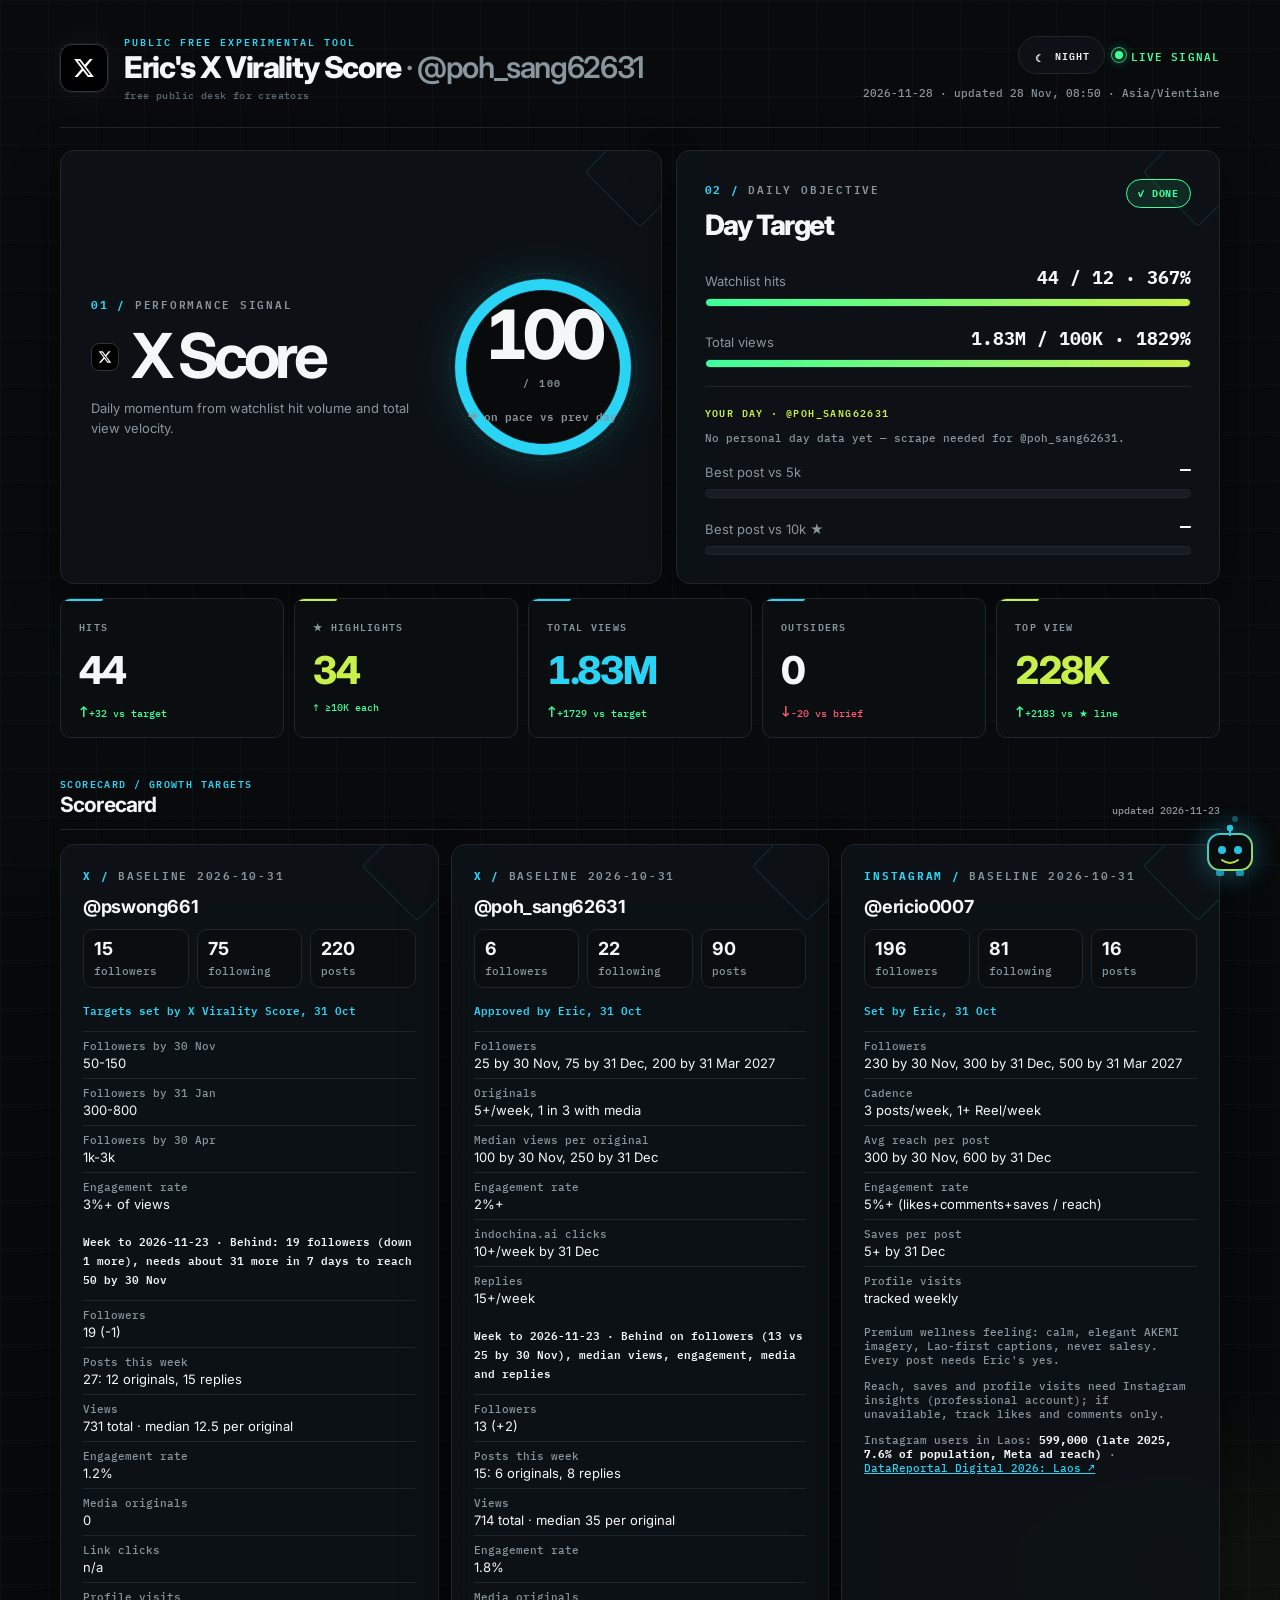
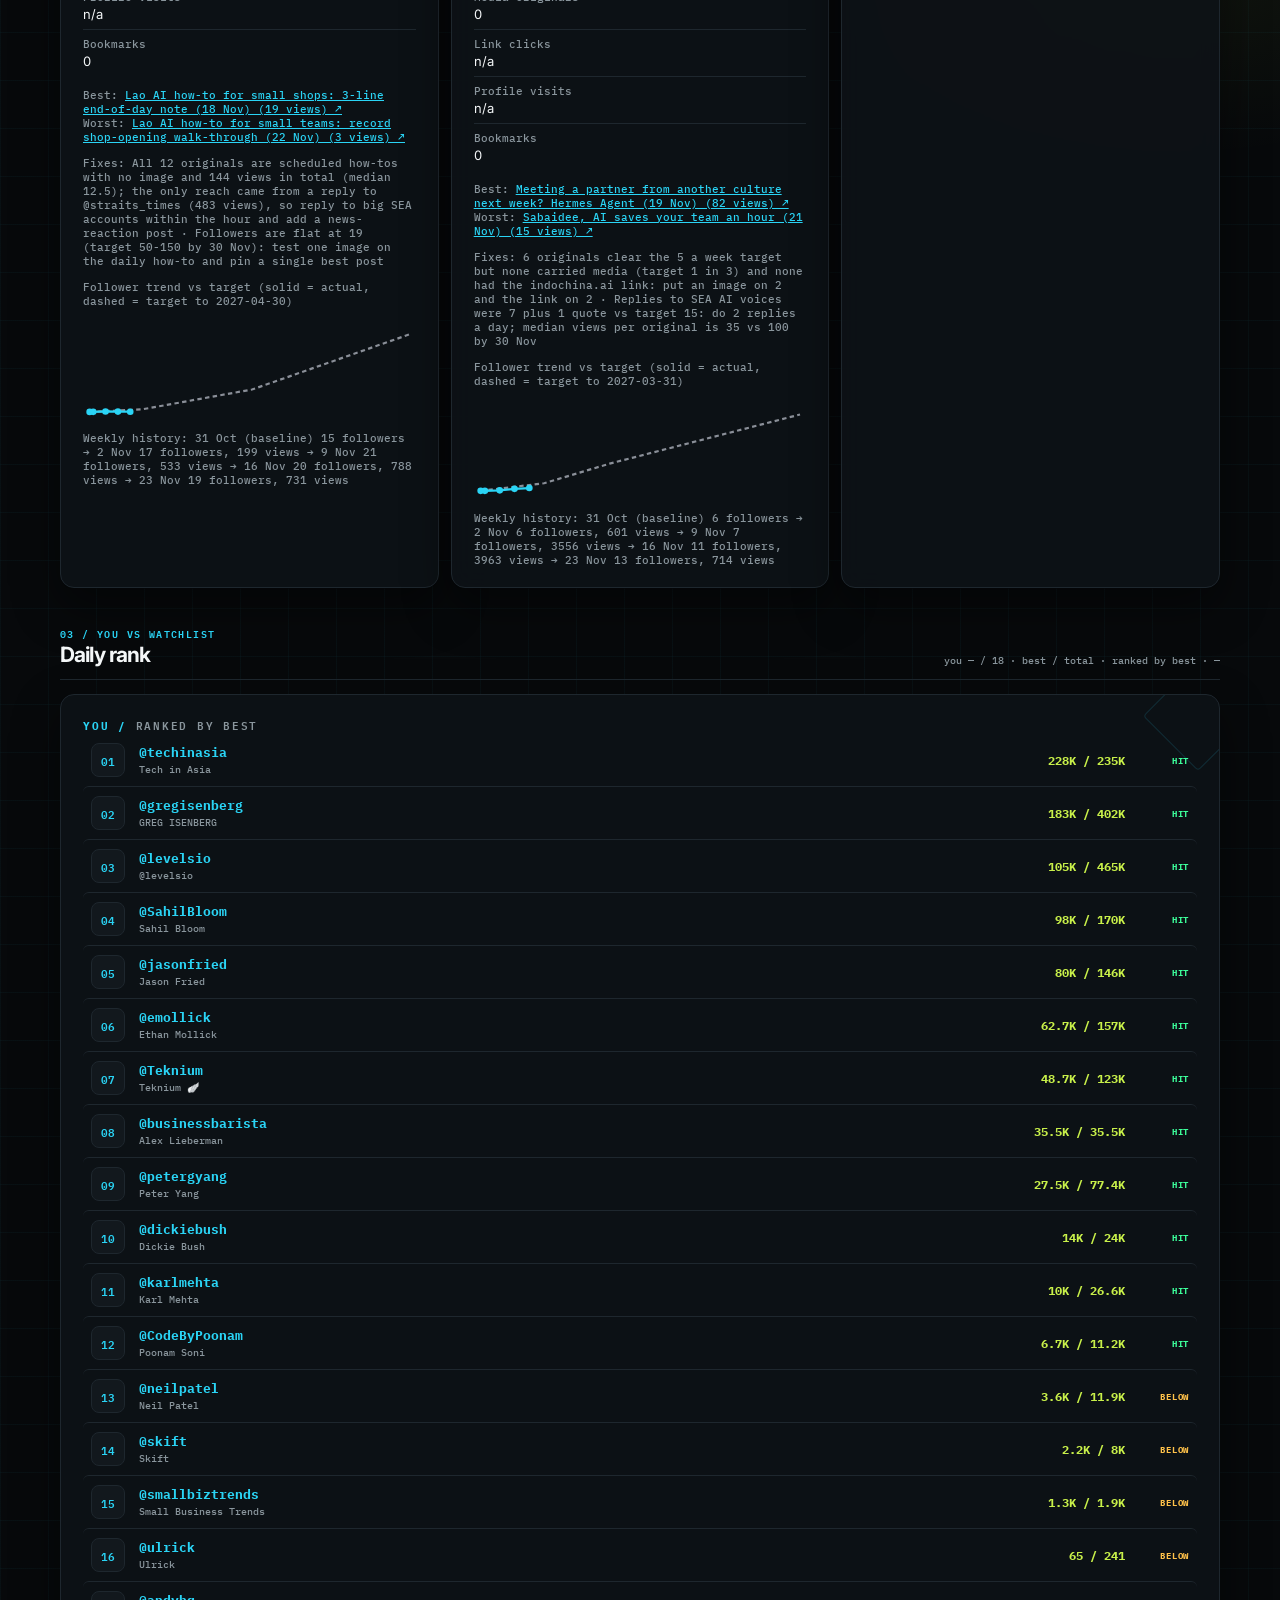
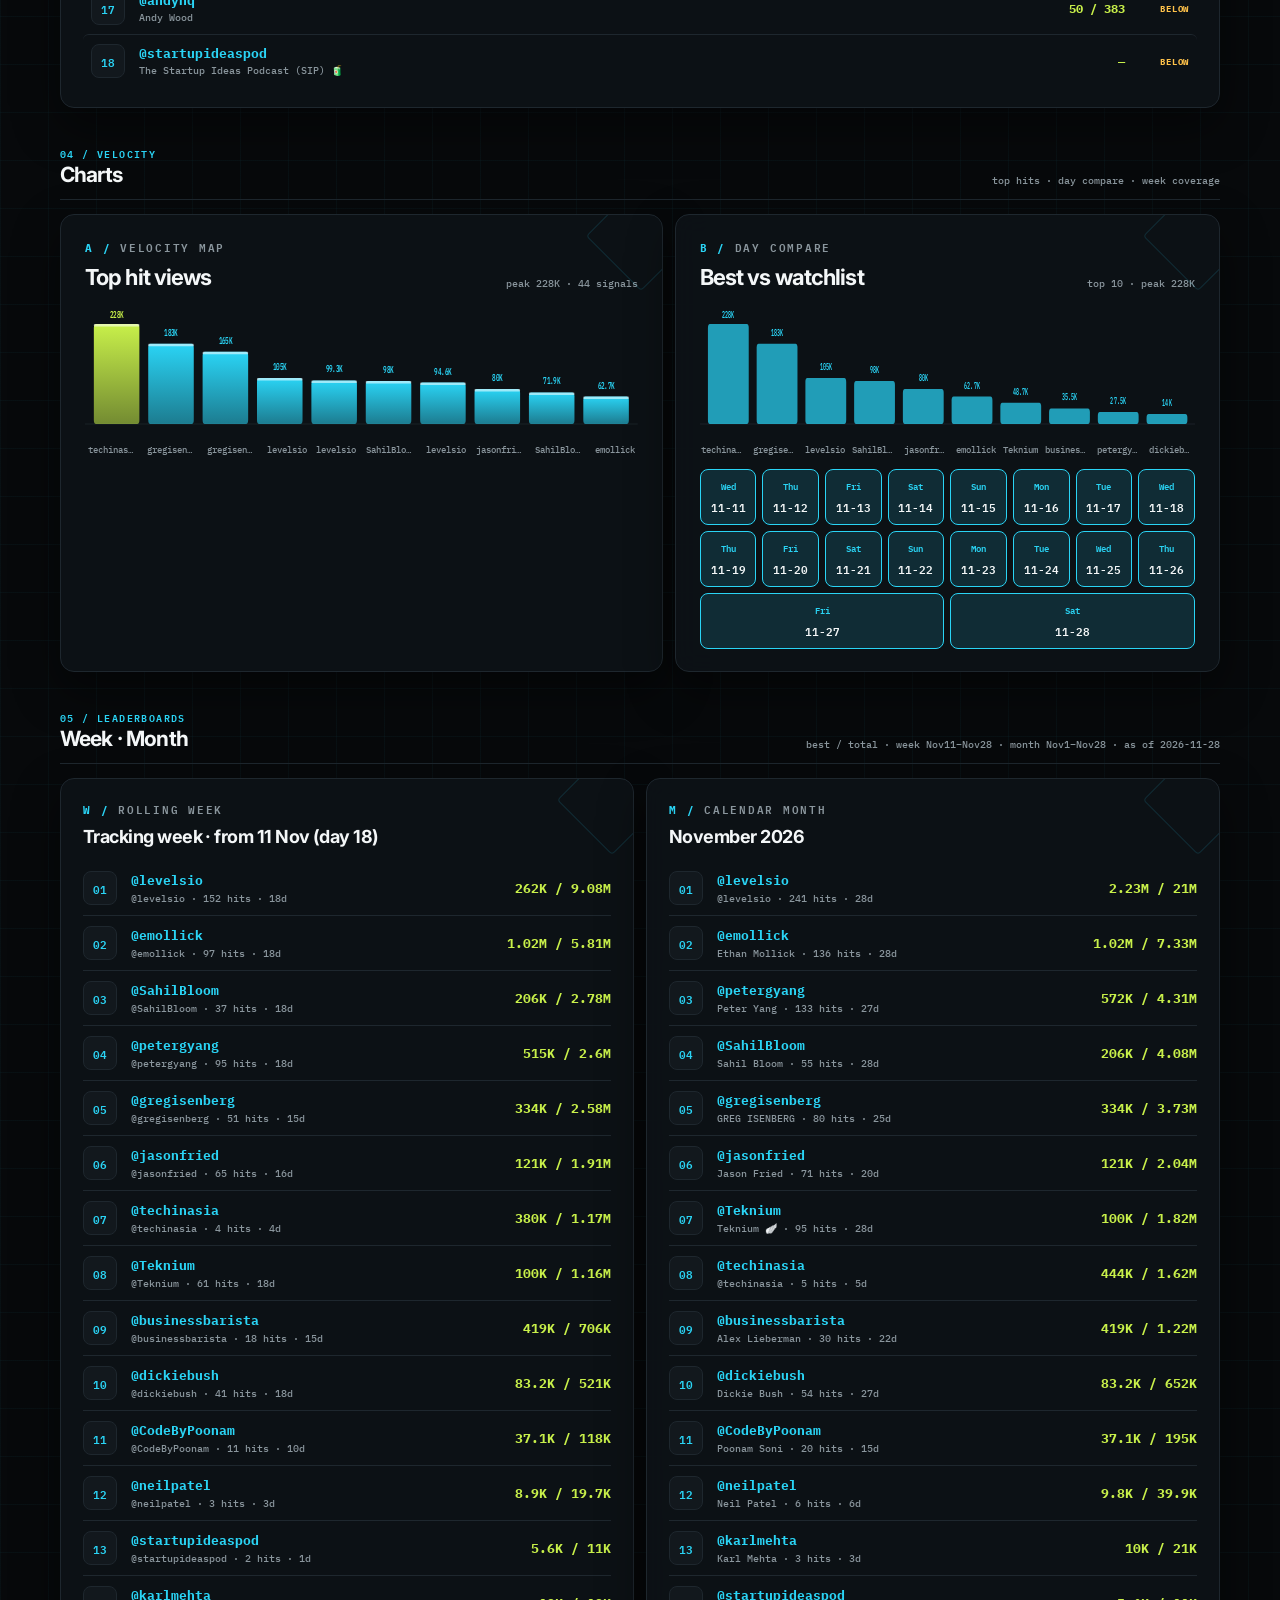
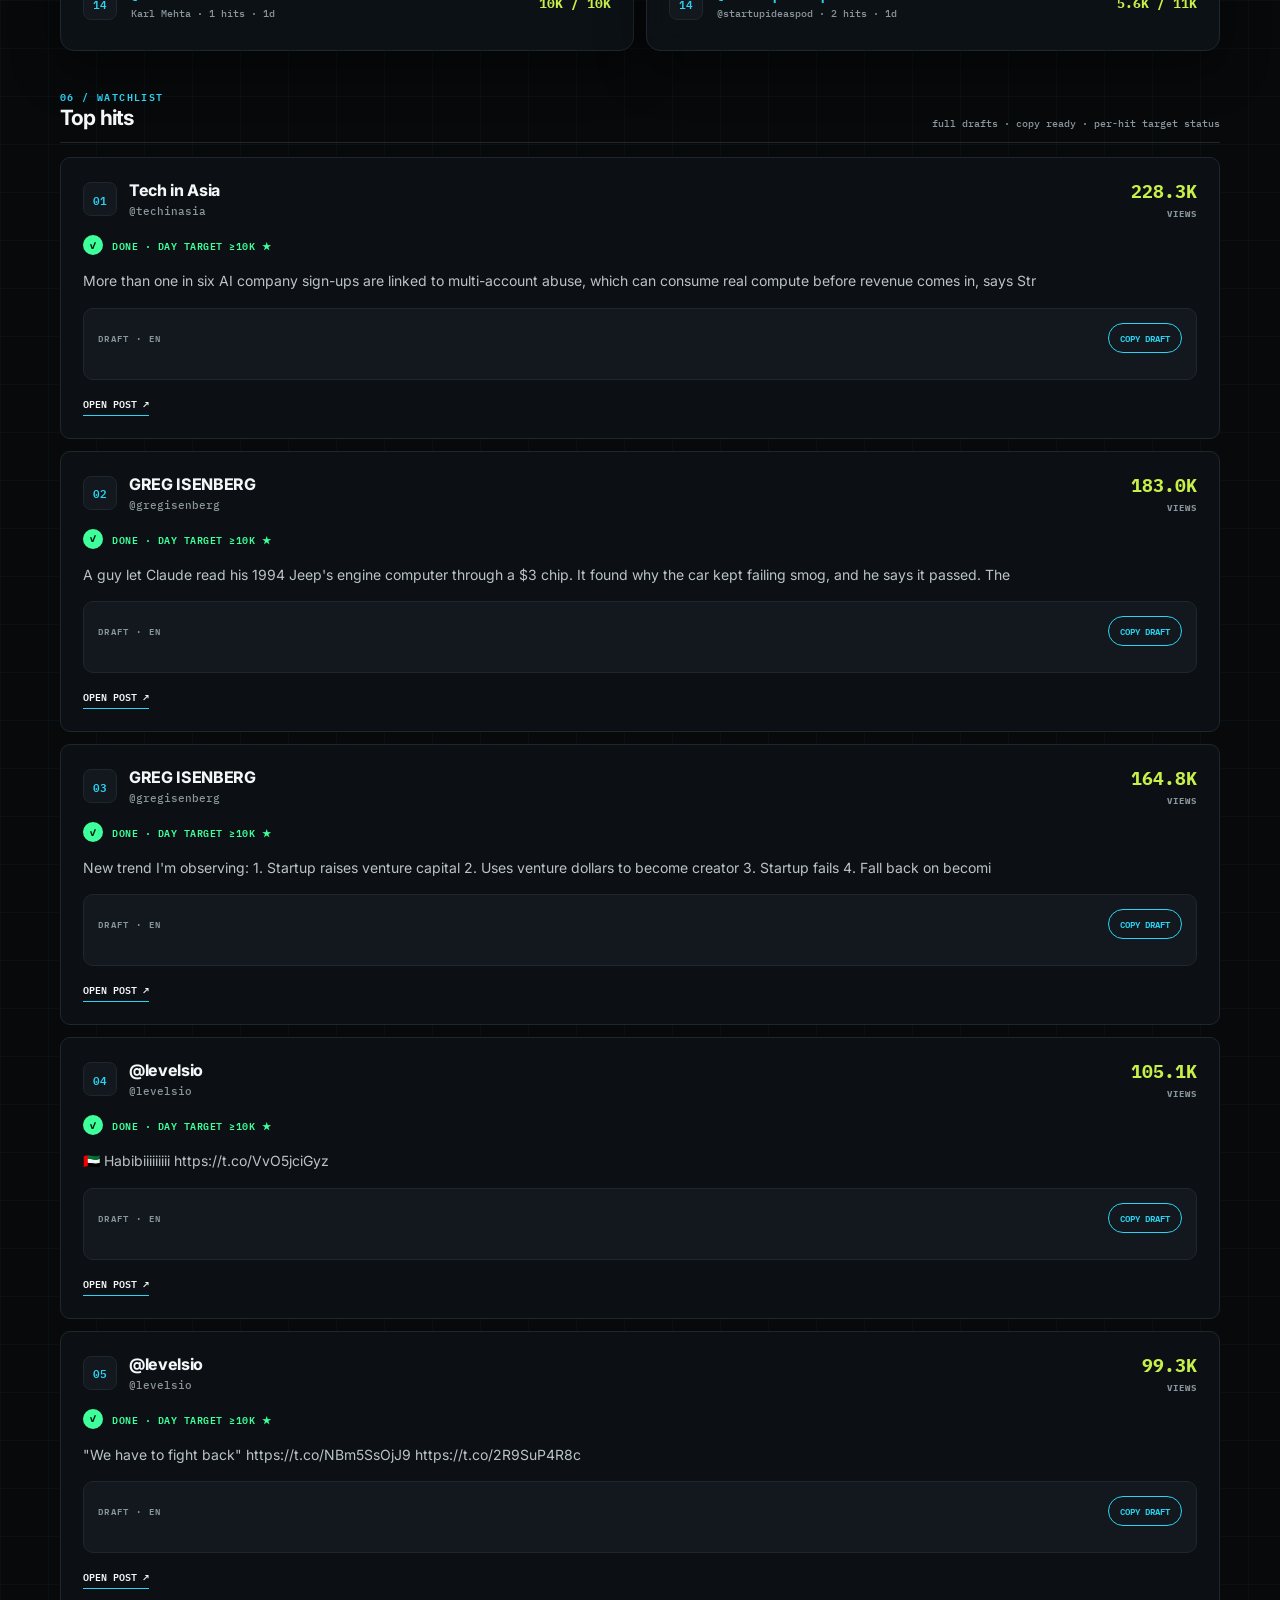
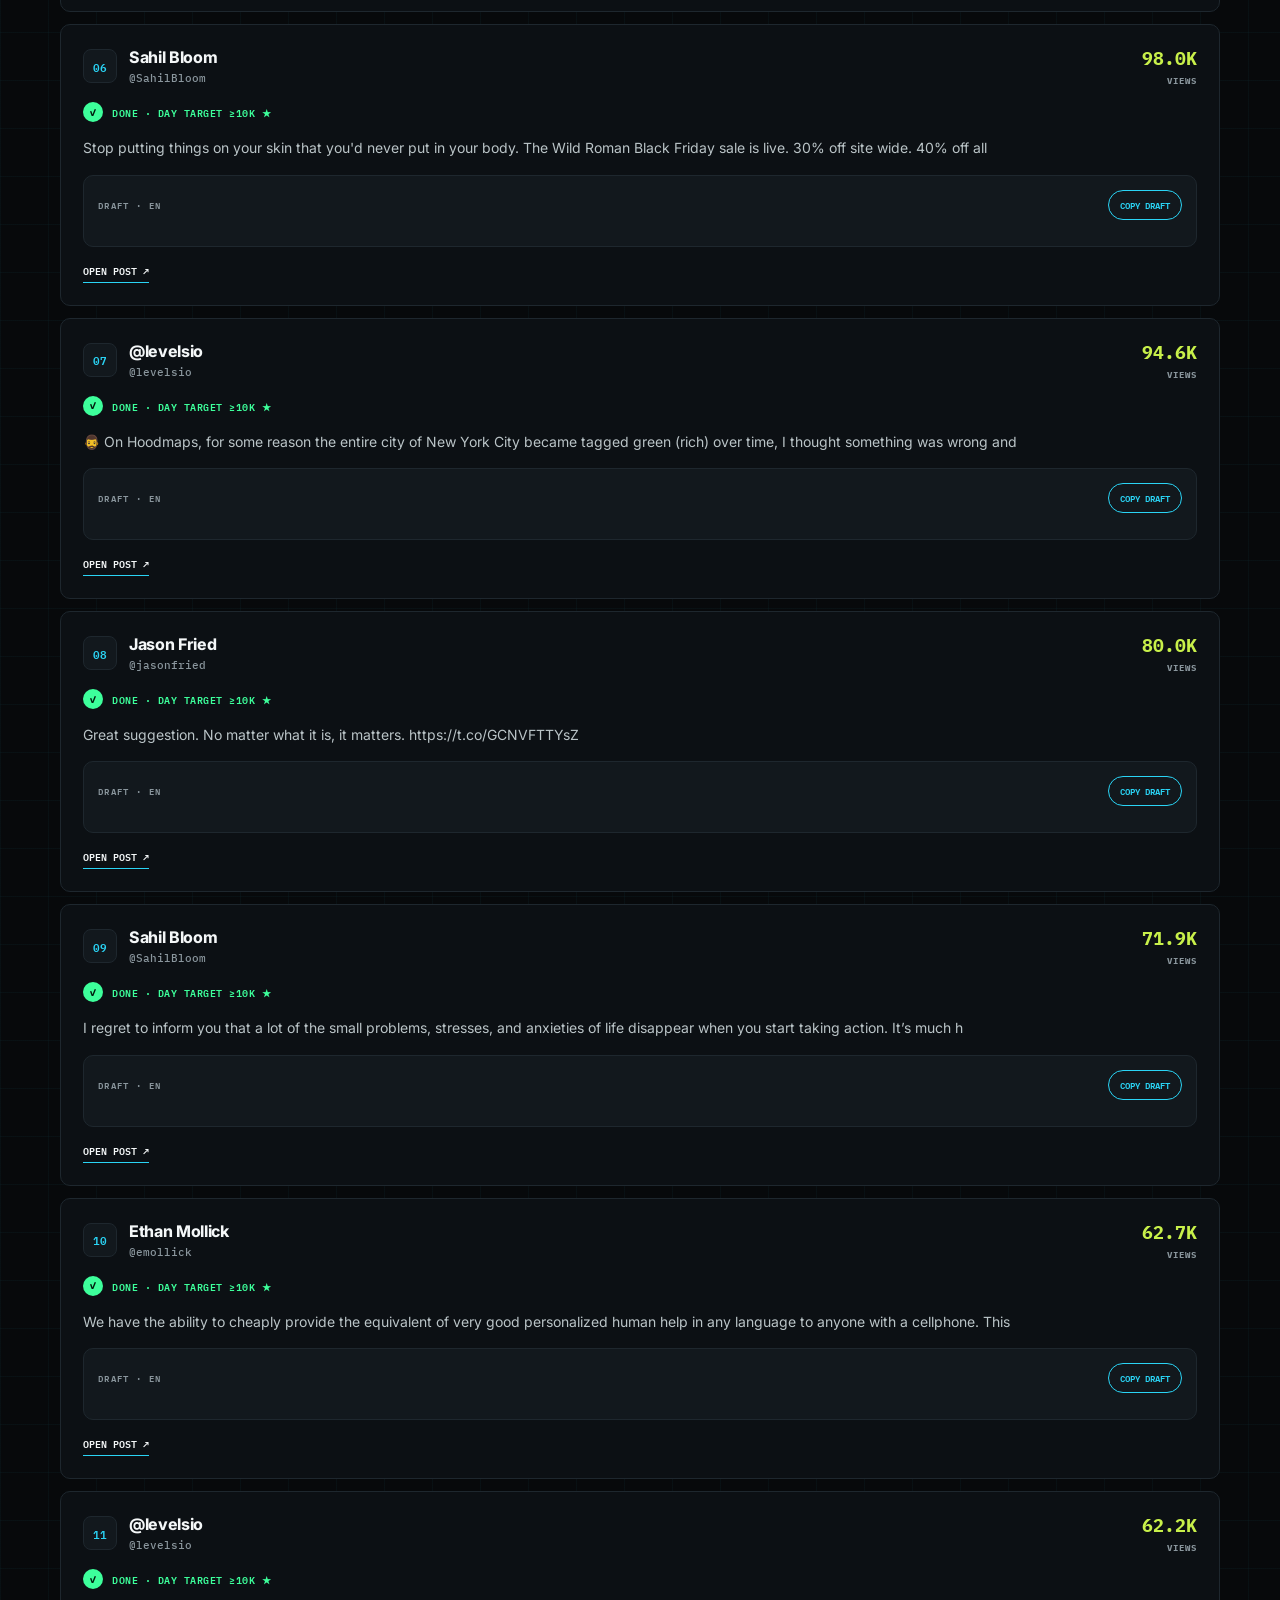
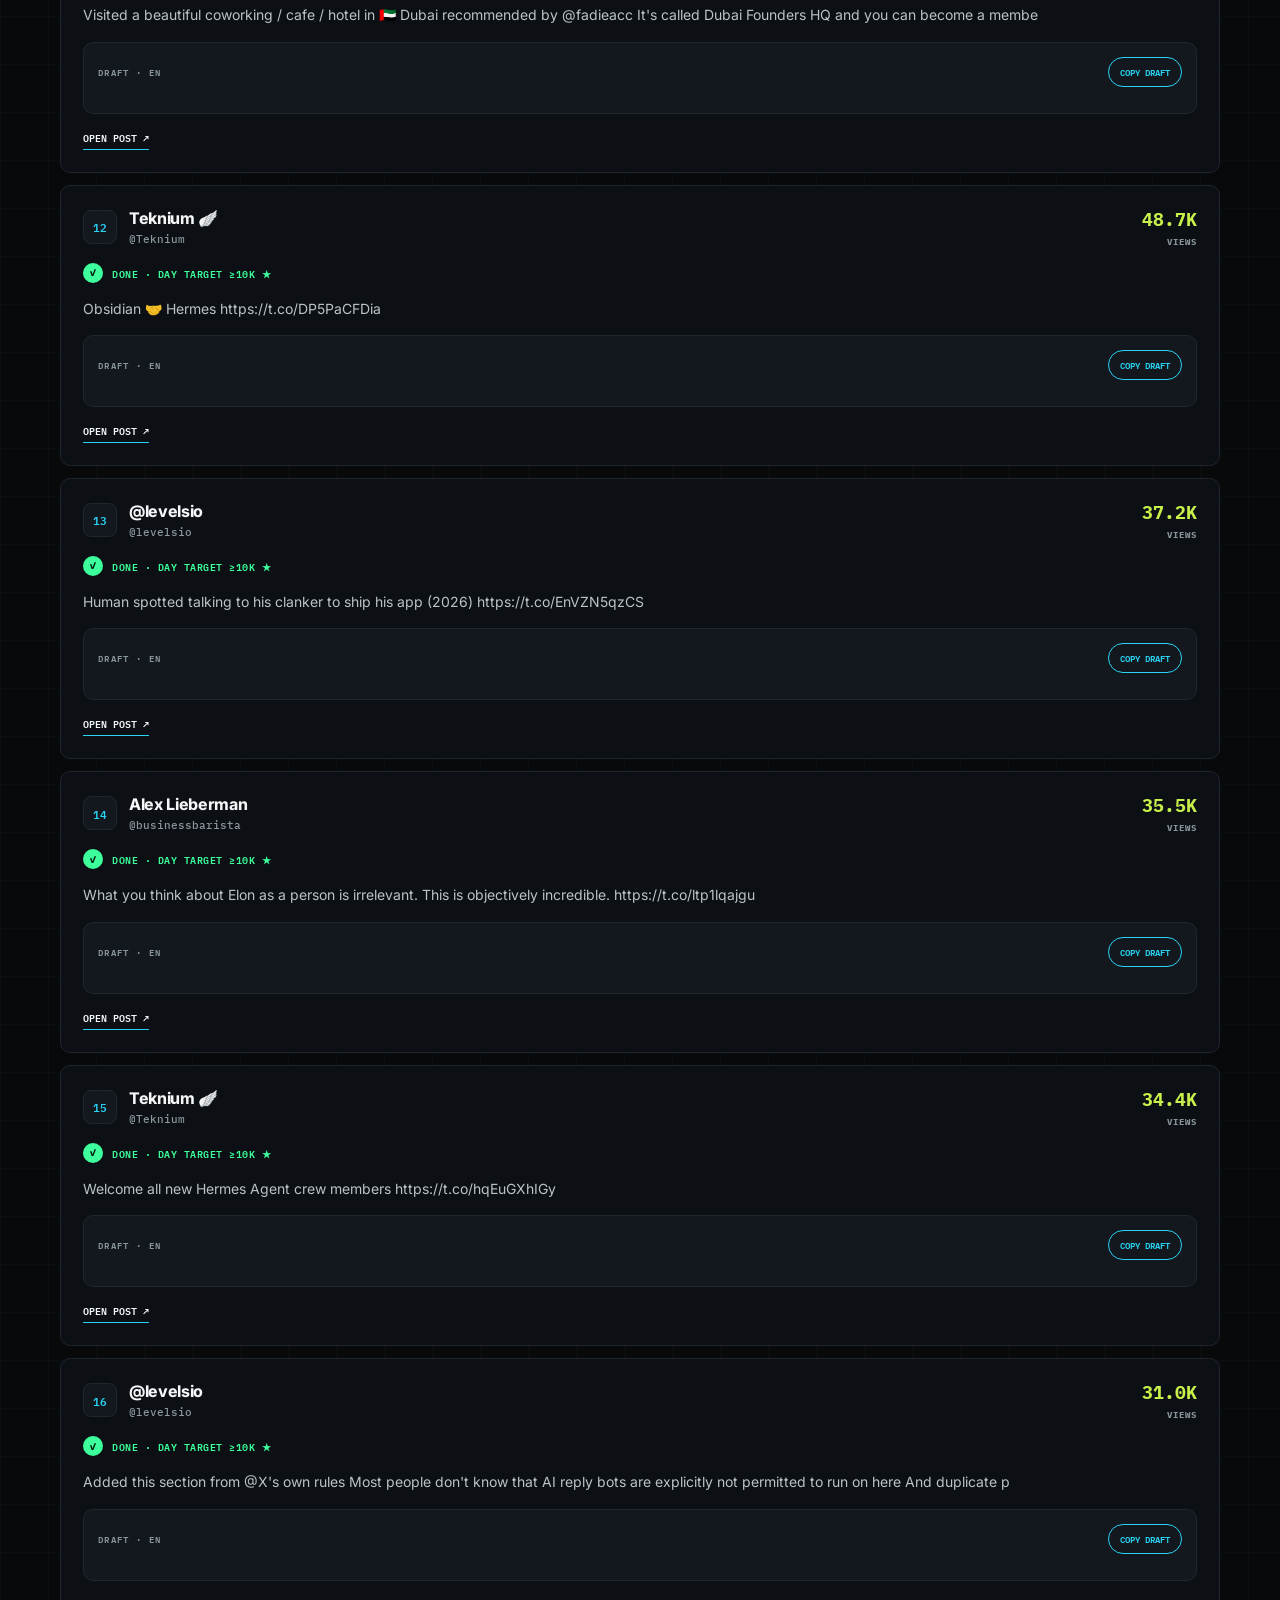
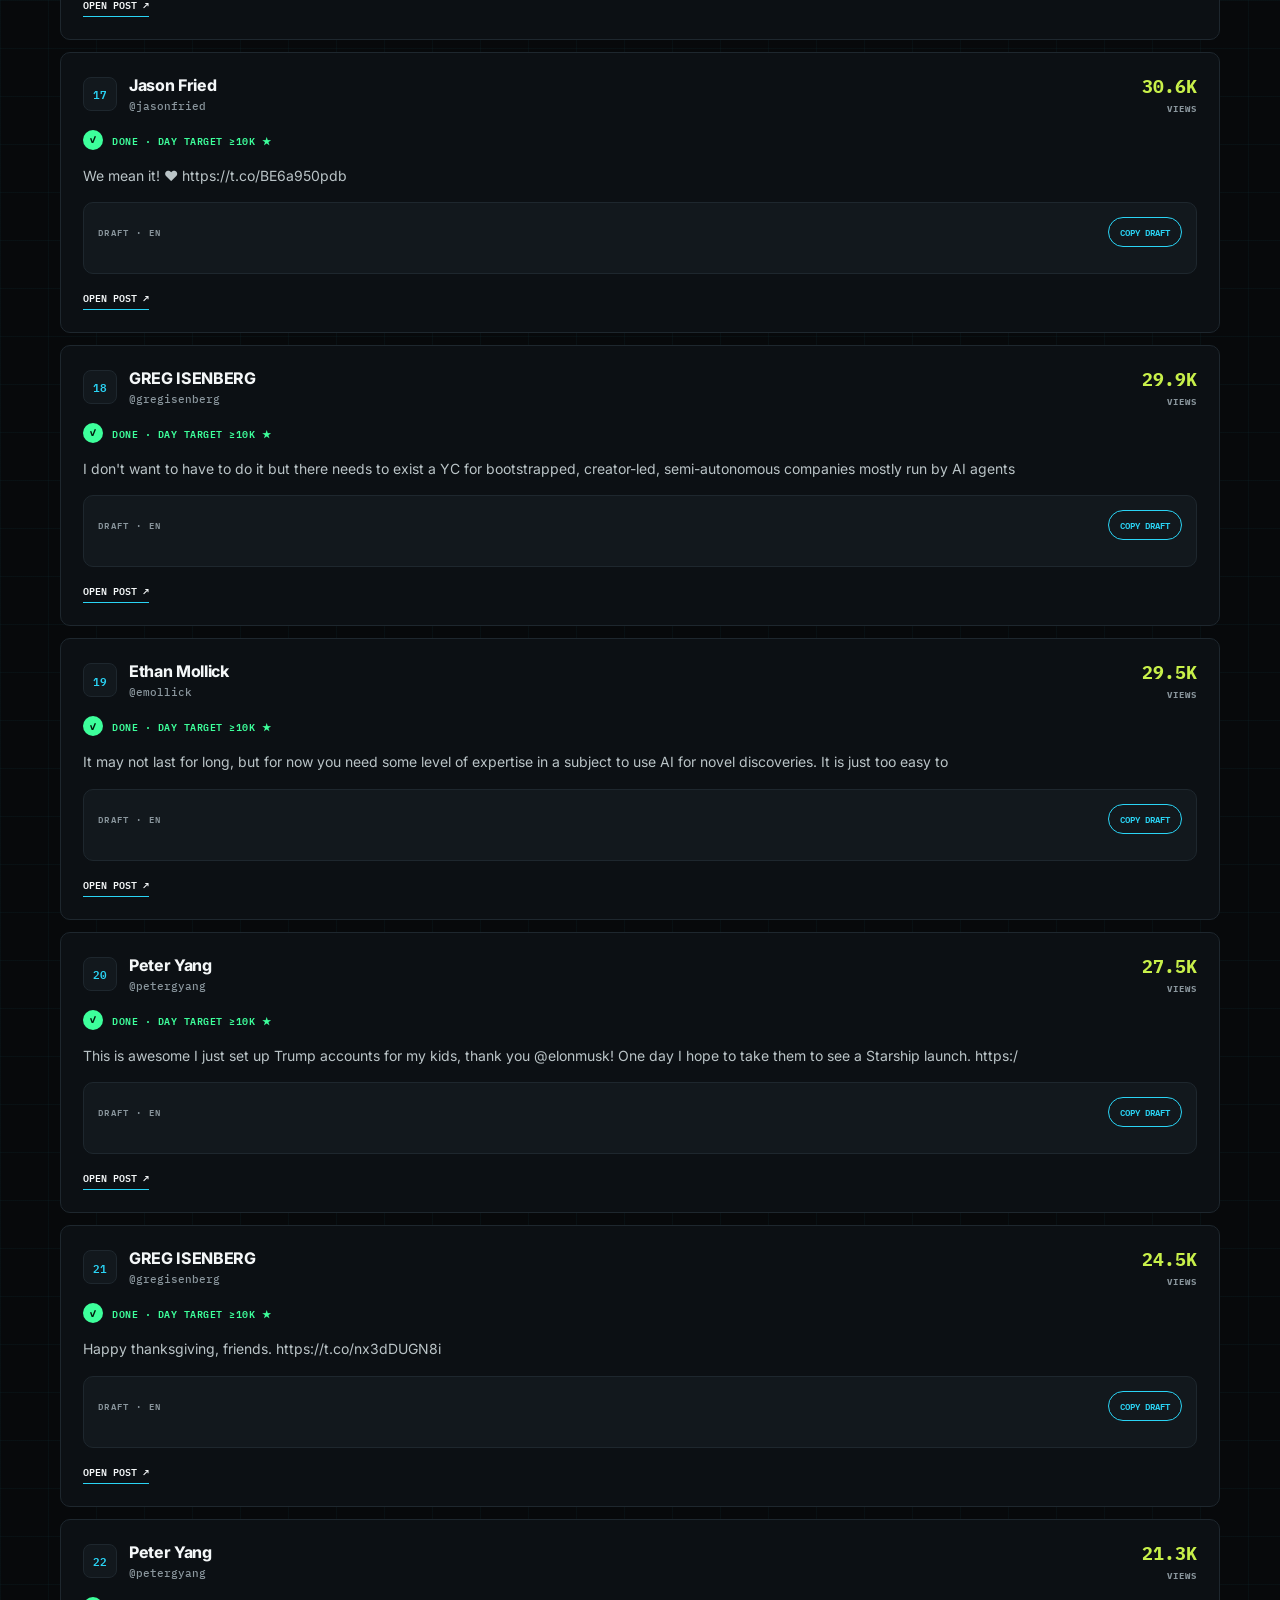
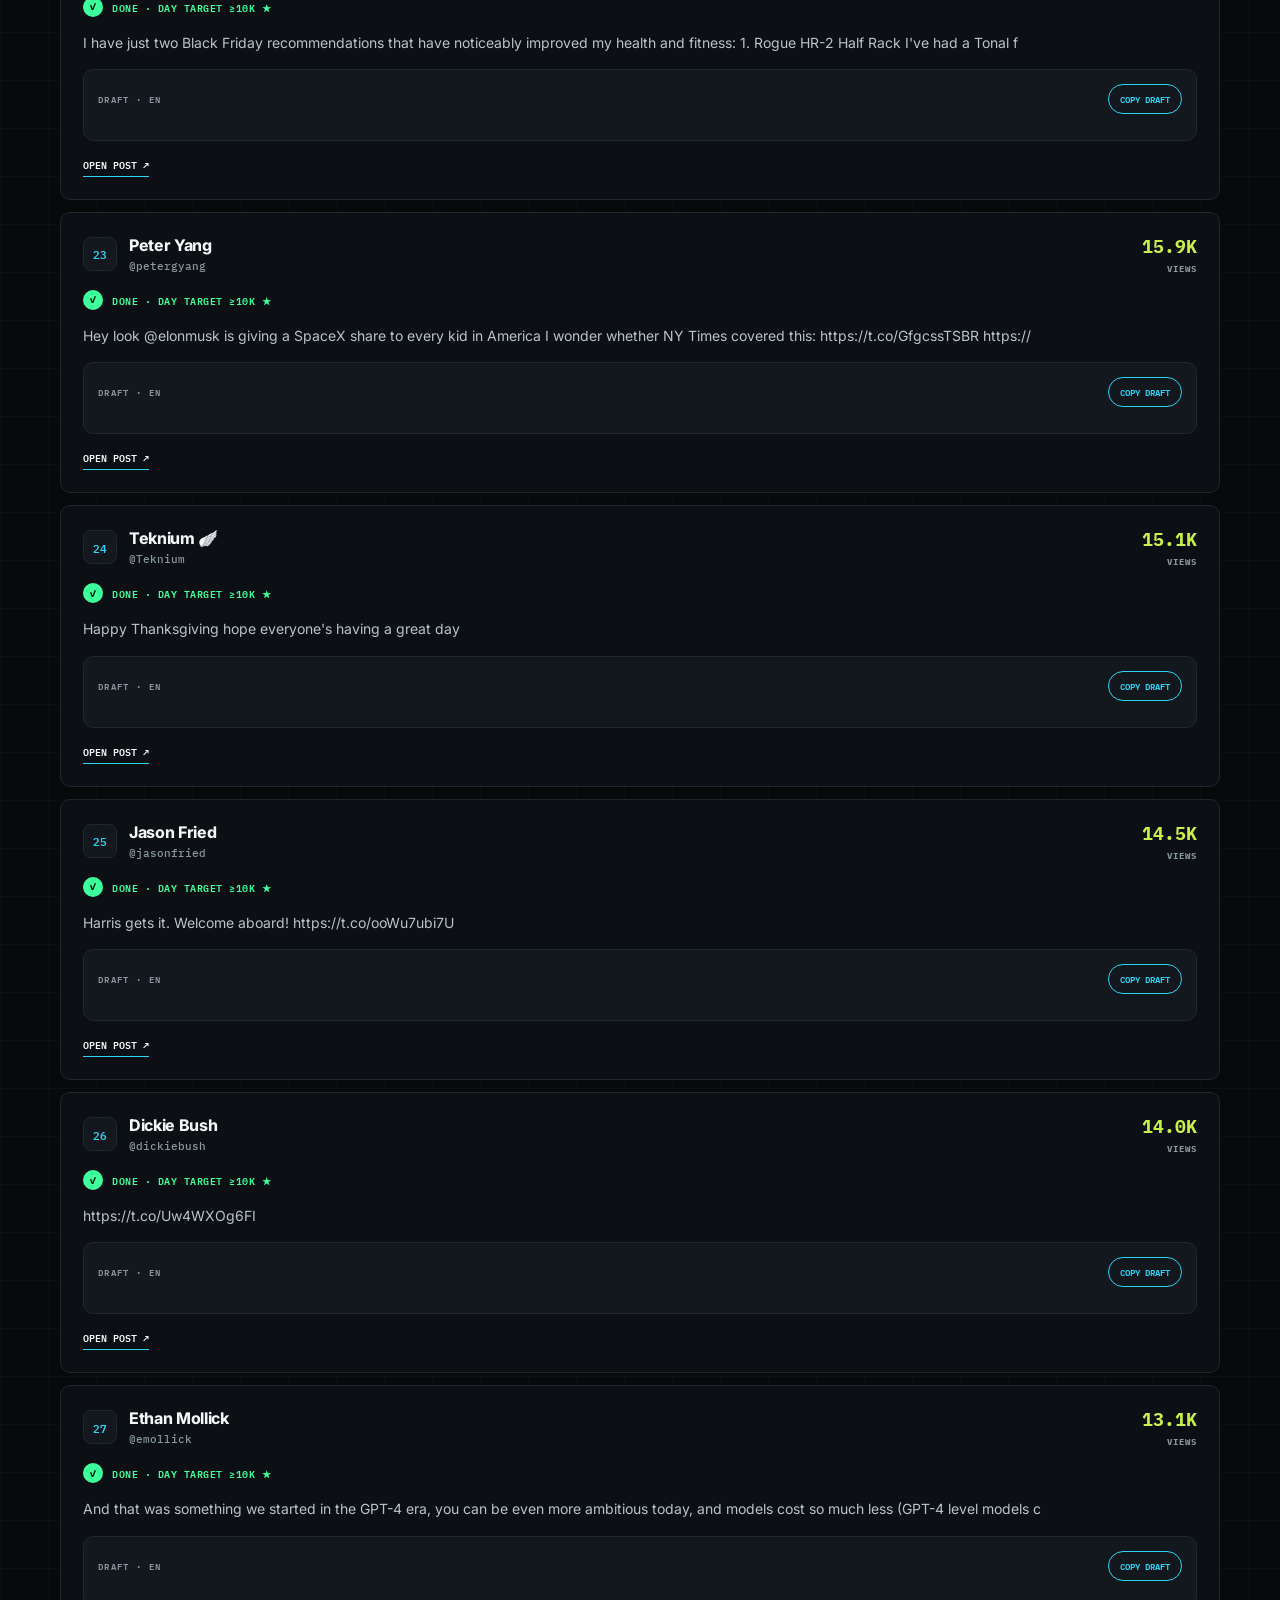
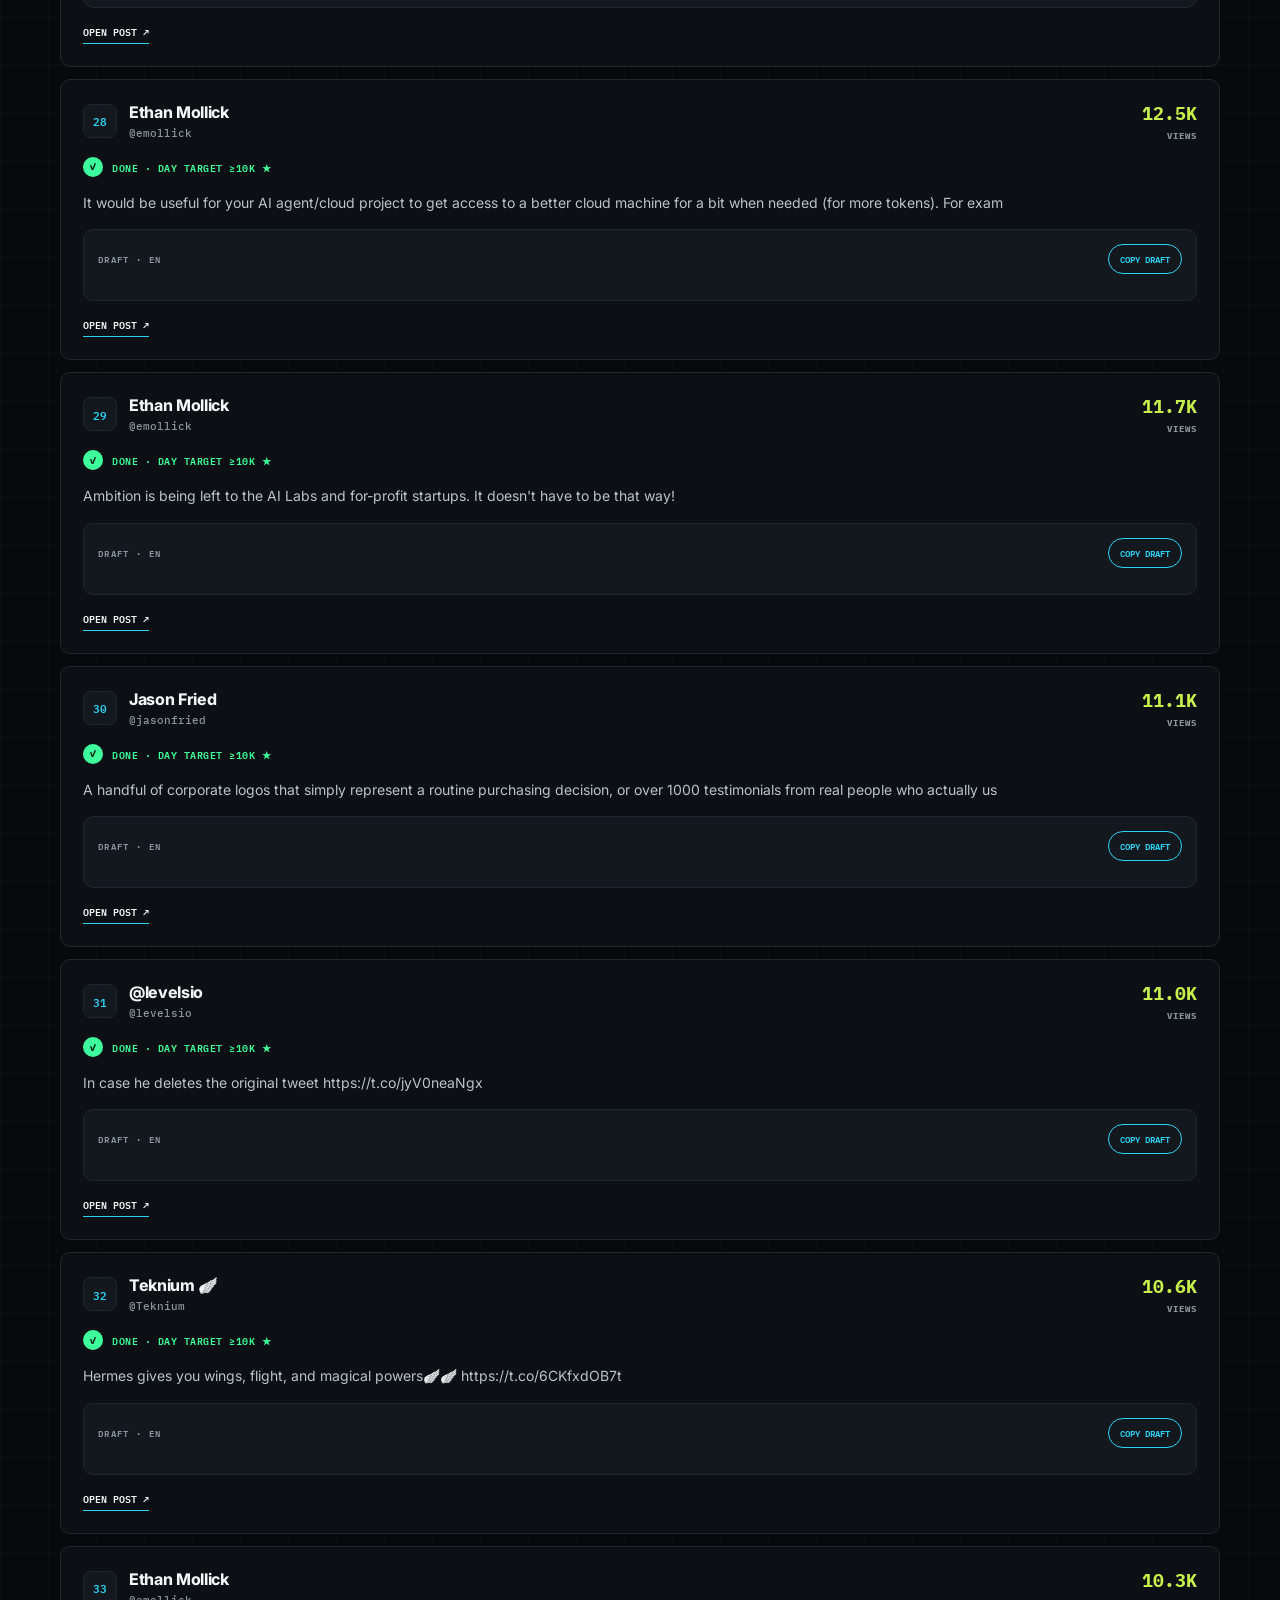
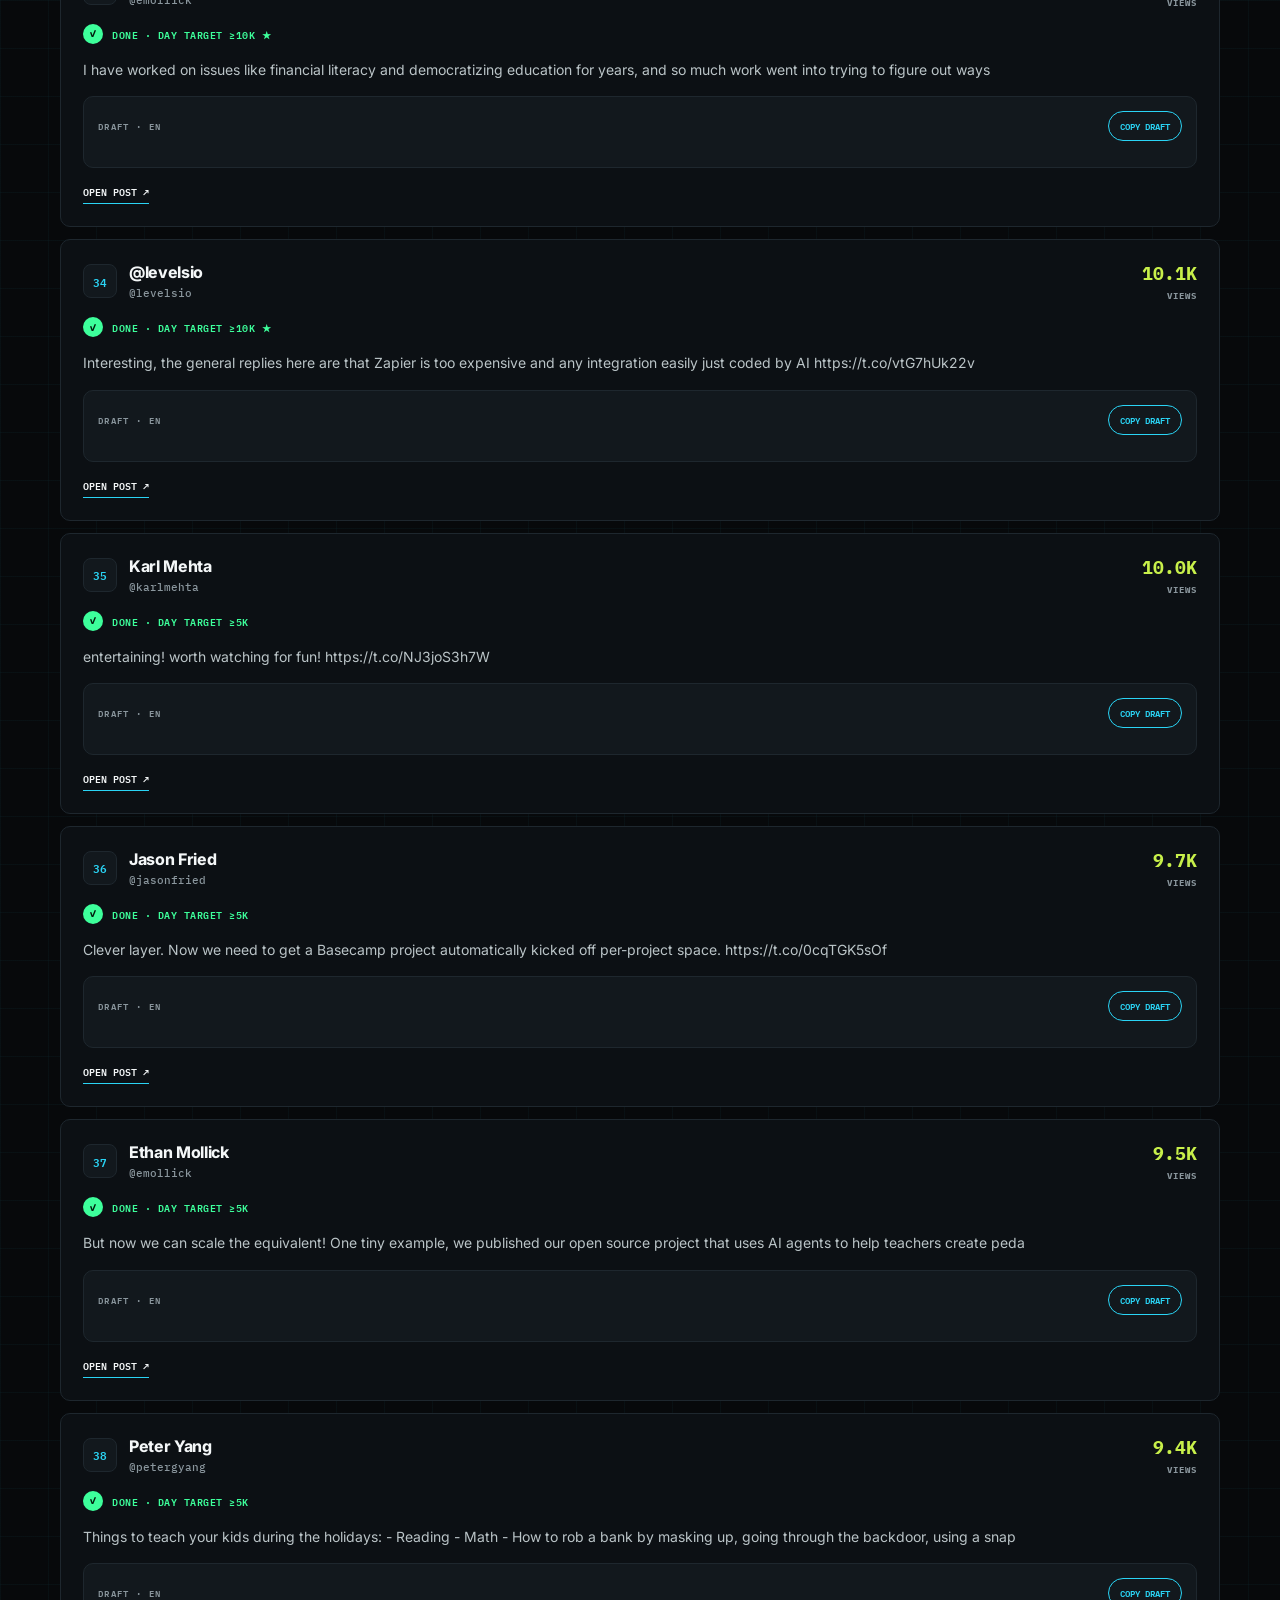
<file: index.html>
<!DOCTYPE html>
<html lang="en" data-theme="night">
<head>
<meta http-equiv="Cache-Control" content="no-cache" />
<meta http-equiv="Pragma" content="no-cache" />
<meta charset="utf-8" />
<meta name="viewport" content="width=device-width, initial-scale=1, viewport-fit=cover" />
<meta name="theme-color" content="#07090b" />
<meta name="color-scheme" content="dark light" />
<title>Grok Bot X Virality Score · @your_handle</title>
<link rel="preconnect" href="https://fonts.googleapis.com" />
<link rel="preconnect" href="https://fonts.gstatic.com" crossorigin />
<link href="https://fonts.googleapis.com/css2?family=Inter:wght@400;500;600;700;800;900&family=IBM+Plex+Mono:wght@400;500;600&display=swap" rel="stylesheet" />
<style>
/* xvs-dash-2026 · Grok Bot X Virality Score board */
/* xvs-mobile-2026 · phone / tablet layout pass */
:root, html[data-theme="night"] {
  --bg:#07090b;
  --bg-elev:#0c1013;
  --panel:#0e1317;
  --panel-2:#12181d;
  --panel-glass:rgba(14,19,23,.88);
  --line:#1e272e;
  --line-strong:#2a353d;
  --text:#f4f7f8;
  --muted:#8a969d;
  --faint:#5c6970;
  --cyan:#2ad4f5;
  --cyan-2:#9eecff;
  --cyan-dim:rgba(42,212,245,.14);
  --lime:#c8f04a;
  --lime-dim:rgba(200,240,74,.12);
  --green:#3dff9b;
  --green-dim:rgba(61,255,155,.1);
  --red:#ff5a72;
  --amber:#ffc24a;
  --amber-dim:rgba(255,194,74,.1);
  --stat-bg:#0a0e11;
  --card:#0c1014;
  --track:#161c21;
  --ring-hole:#080a0c;
  --grid:rgba(42,212,245,.035);
  --glow:rgba(42,212,245,.09);
  --glow-2:rgba(200,240,74,.05);
  --shadow:0 18px 48px rgba(0,0,0,.45);
  --noise:rgba(255,255,255,.018);
  --scan:rgba(42,212,245,.03);
  --radius:14px;
  --radius-sm:10px;
  --ease:cubic-bezier(.22,.8,.24,1);
  --theme-dur:.42s;
}
html[data-theme="day"] {
  --bg:#f3f6f8;
  --bg-elev:#ffffff;
  --panel:#ffffff;
  --panel-2:#eef3f5;
  --panel-glass:rgba(255,255,255,.9);
  --line:#d4dee3;
  --line-strong:#b8c6cd;
  --text:#0a1215;
  --muted:#55656d;
  --faint:#7a8a92;
  --cyan:#048fad;
  --cyan-2:#036a82;
  --cyan-dim:rgba(4,143,173,.1);
  --lime:#4f8f00;
  --lime-dim:rgba(79,143,0,.1);
  --green:#0a8a4e;
  --green-dim:rgba(10,138,78,.1);
  --red:#c9223c;
  --amber:#a86a00;
  --amber-dim:rgba(168,106,0,.1);
  --stat-bg:#ffffff;
  --card:#ffffff;
  --track:#e3eaed;
  --ring-hole:#f7fafb;
  --grid:rgba(4,143,173,.055);
  --glow:rgba(4,143,173,.1);
  --glow-2:rgba(79,143,0,.06);
  --shadow:0 16px 40px rgba(10,18,21,.08);
  --noise:rgba(10,18,21,.02);
  --scan:rgba(4,143,173,.025);
}
*,*::before,*::after{box-sizing:border-box}
html{scroll-behavior:smooth;overflow-x:hidden;max-width:100%}
body.xvs-dash-2026,body.xvs-mobile-2026{overflow-x:hidden;max-width:100%;-webkit-tap-highlight-color:transparent}
body.xvs-mobile-2026{
  padding-left:env(safe-area-inset-left,0px);
  padding-right:env(safe-area-inset-right,0px);
  padding-bottom:env(safe-area-inset-bottom,0px);
}
body.xvs-dash-2026{
  margin:0;min-height:100vh;color:var(--text);
  font-family:Inter,system-ui,sans-serif;
  background-color:var(--bg);
  background-image:
    radial-gradient(900px 420px at 12% -8%, var(--glow), transparent 55%),
    radial-gradient(700px 380px at 92% 8%, var(--glow-2), transparent 50%),
    linear-gradient(var(--grid) 1px, transparent 1px),
    linear-gradient(90deg, var(--grid) 1px, transparent 1px);
  background-size:auto, auto, 48px 48px, 48px 48px;
  background-position:0 0, 0 0, 0 0, 0 0;
  transition:background-color var(--theme-dur) var(--ease), color var(--theme-dur) var(--ease);
  animation:gridDrift 48s linear infinite;
  -webkit-font-smoothing:antialiased;
}
@keyframes gridDrift{
  0%{background-position:0 0,0 0,0 0,0 0}
  100%{background-position:0 0,0 0,48px 48px,48px 48px}
}
body.xvs-dash-2026::before{
  content:"";position:fixed;inset:0;pointer-events:none;z-index:0;
  background:
    repeating-linear-gradient(0deg, transparent, transparent 2px, var(--scan) 3px),
    radial-gradient(circle at 50% 0%, var(--noise), transparent 60%);
  opacity:.55;mix-blend-mode:soft-light;
}
body.xvs-dash-2026::after{
  content:"";position:fixed;inset:0;pointer-events:none;z-index:0;opacity:.4;
  background-image:url("data:image/svg+xml,%3Csvg viewBox='0 0 200 200' xmlns='http://www.w3.org/2000/svg'%3E%3Cfilter id='n'%3E%3CfeTurbulence type='fractalNoise' baseFrequency='0.85' numOctaves='3' stitchTiles='stitch'/%3E%3C/filter%3E%3Crect width='100%25' height='100%25' filter='url(%23n)' opacity='0.45'/%3E%3C/svg%3E");
  background-size:180px 180px;mix-blend-mode:overlay;
}
a{color:inherit}
.wrap{width:min(1160px,calc(100% - 40px));margin:auto;padding:28px 0 80px;position:relative;z-index:1}

/* Header */
.site-header{display:flex;justify-content:space-between;align-items:center;gap:20px;padding:8px 0 26px;border-bottom:1px solid var(--line)}
.brand-lockup{display:flex;align-items:center;gap:16px;min-width:0}
.x-logo{
  width:48px;height:48px;display:grid;place-items:center;flex:none;
  border:1px solid var(--line-strong);background:#000;color:#fff;
  border-radius:12px;box-shadow:0 0 0 1px rgba(255,255,255,.04),0 0 32px rgba(255,255,255,.06);
  transition:transform .35s var(--ease), box-shadow .35s var(--ease);
}
.x-logo:hover{transform:translateY(-1px) scale(1.02)}
html[data-theme="day"] .x-logo{background:#111;box-shadow:0 8px 20px rgba(0,0,0,.12)}
.x-logo svg{width:22px;height:22px}
.eyebrow{font:600 10px/1 "IBM Plex Mono",monospace;text-transform:uppercase;letter-spacing:.2em;color:var(--cyan)}
h1{margin:6px 0 0;font-size:clamp(20px,3vw,30px);line-height:1.05;letter-spacing:-.045em;font-weight:800}
.handle{color:var(--muted);font-weight:600}
.powered{margin-top:7px;font:500 10px/1 "IBM Plex Mono",monospace;color:var(--faint);letter-spacing:.04em}
.header-meta{text-align:right;display:flex;flex-direction:column;align-items:flex-end;gap:10px}
.header-actions{display:flex;align-items:center;gap:10px}
.theme-toggle{
  border:1px solid var(--line);background:var(--panel-glass);backdrop-filter:blur(10px);
  color:var(--text);padding:9px 14px;font:600 10px "IBM Plex Mono",monospace;
  letter-spacing:.1em;text-transform:uppercase;cursor:pointer;border-radius:999px;
  display:inline-flex;align-items:center;gap:8px;
  transition:border-color .25s, color .25s, background .25s, transform .25s var(--ease);
}
.theme-toggle:hover{border-color:var(--cyan);color:var(--cyan);transform:translateY(-1px)}
.theme-toggle .ico{width:14px;height:14px;display:grid;place-items:center}
.live{display:inline-flex;align-items:center;gap:8px;font:600 11px "IBM Plex Mono",monospace;text-transform:uppercase;letter-spacing:.1em;color:var(--green)}
.live-dot{width:8px;height:8px;background:var(--green);border-radius:50%;box-shadow:0 0 12px var(--green);position:relative}
.live-dot::after{content:"";position:absolute;inset:-4px;border-radius:50%;border:1px solid var(--green);opacity:.7;animation:livePulse 1.6s ease-out infinite}
@keyframes livePulse{0%{transform:scale(.6);opacity:.8}70%{transform:scale(1.9);opacity:0}100%{transform:scale(1.9);opacity:0}}
#meta{margin-top:2px;color:var(--muted);font:500 11px "IBM Plex Mono",monospace}

/* Panels & reveal */
.hero{display:grid;grid-template-columns:1.05fr .95fr;gap:14px;margin:22px 0 14px}
.panel{
  position:relative;background:var(--panel-glass);border:1px solid var(--line);
  border-radius:var(--radius);overflow:hidden;backdrop-filter:blur(12px);
  box-shadow:var(--shadow);
  transition:background var(--theme-dur), border-color var(--theme-dur), transform .35s var(--ease), box-shadow .35s var(--ease);
}
.panel::after{
  content:"";position:absolute;right:-18px;top:-18px;width:78px;height:78px;
  border:1px solid var(--cyan-dim);transform:rotate(45deg);border-radius:4px;pointer-events:none;
}
.panel:hover{border-color:var(--line-strong)}
.reveal{opacity:0;transform:translateY(14px);animation:riseIn .7s var(--ease) forwards}
.reveal:nth-child(1){animation-delay:.04s}
.reveal:nth-child(2){animation-delay:.1s}
.reveal:nth-child(3){animation-delay:.16s}
.reveal:nth-child(4){animation-delay:.22s}
.reveal:nth-child(5){animation-delay:.28s}
@keyframes riseIn{to{opacity:1;transform:none}}

.score-panel{min-height:300px;padding:28px 30px;display:grid;grid-template-columns:1fr auto;align-items:center;gap:18px}
.panel-label{font:600 11px "IBM Plex Mono",monospace;text-transform:uppercase;letter-spacing:.16em;color:var(--muted)}
.panel-label strong{color:var(--cyan)}
.score-title-row{display:flex;align-items:center;gap:12px;margin:14px 0 12px}
.score-title-row .x-mark{
  width:28px;height:28px;display:grid;place-items:center;background:#000;border:1px solid #333;
  border-radius:8px;color:#fff;flex:none;
}
.score-title-row .x-mark svg{width:14px;height:14px}
.score-copy h2{font-size:clamp(34px,5vw,62px);line-height:.95;margin:0;letter-spacing:-.07em}
.score-copy p{max-width:340px;margin:0;color:var(--muted);font-size:13px;line-height:1.55}
.score-ring{
  --score:0;position:relative;width:176px;height:176px;border-radius:50%;display:grid;place-items:center;
  background:conic-gradient(var(--cyan) calc(var(--score)*1%), var(--track) 0);
  box-shadow:0 0 0 1px var(--cyan-dim), 0 0 48px rgba(42,212,245,.16);
  transition:box-shadow .4s;
}
.score-ring::before{content:"";position:absolute;inset:11px;border-radius:50%;background:var(--ring-hole);border:1px solid var(--line)}
.score-ring::after{
  content:"";position:absolute;inset:-6px;border-radius:50%;border:1px dashed var(--cyan-dim);
  animation:ringSpin 28s linear infinite;pointer-events:none;
}
@keyframes ringSpin{to{transform:rotate(360deg)}}
.score-inner{position:relative;text-align:center;z-index:1}
.score-number{font:800 68px/.9 Inter,sans-serif;letter-spacing:-.08em;font-variant-numeric:tabular-nums}
.score-of{font:600 10px "IBM Plex Mono",monospace;color:var(--muted);letter-spacing:.18em;margin-top:8px}
.trend{margin-top:11px;display:inline-flex;align-items:center;gap:6px;font:600 11px "IBM Plex Mono",monospace}
.trend.up{color:var(--green)}.trend.down{color:var(--red)}.trend.flat{color:var(--muted)}
.trend-arrow{font-size:16px}

.target-panel{min-height:300px;padding:28px;display:flex;flex-direction:column}
.target-head{display:flex;justify-content:space-between;align-items:start;gap:16px}
.target-title{font-size:28px;font-weight:800;letter-spacing:-.05em;margin-top:10px}
.target-state{
  border:1px solid currentColor;padding:7px 11px;font:700 10px "IBM Plex Mono",monospace;
  letter-spacing:.08em;border-radius:999px;
}
.target-state.done{color:var(--green);background:var(--green-dim)}
.target-state.pending{color:var(--amber);background:var(--amber-dim)}
.target-list{display:grid;gap:20px;margin-top:auto;padding-top:24px}
.target-row-head{display:flex;justify-content:space-between;align-items:end;font-size:13px;color:var(--muted)}
.target-row-head b{font:700 18px "IBM Plex Mono",monospace;color:var(--text)}
.target-track{height:9px;margin-top:9px;background:var(--track);border:1px solid var(--line);overflow:hidden;border-radius:999px}
.target-fill{
  height:100%;width:0;background:linear-gradient(90deg,var(--cyan),var(--cyan-2));
  box-shadow:0 0 16px rgba(42,212,245,.35);transition:width 1.15s var(--ease);border-radius:inherit;
}
.target-fill.done{background:linear-gradient(90deg,var(--green),var(--lime));box-shadow:0 0 16px rgba(61,255,155,.3)}

/* Stats */
.stats{display:grid;grid-template-columns:repeat(5,1fr);gap:10px;margin:14px 0}
.stat{
  min-height:128px;background:var(--stat-bg);border:1px solid var(--line);padding:18px 18px 16px;
  position:relative;overflow:hidden;border-radius:var(--radius-sm);
  transition:transform .3s var(--ease), border-color .3s, box-shadow .3s;
}
.stat:hover{transform:translateY(-2px);border-color:var(--line-strong);box-shadow:var(--shadow)}
.stat::before{content:"";position:absolute;left:0;top:0;width:42px;height:2px;background:var(--cyan);border-radius:0 0 2px 0}
.stat:nth-child(2)::before,.stat:nth-child(5)::before{background:var(--lime)}
.stat-k{font:600 10px "IBM Plex Mono",monospace;color:var(--muted);text-transform:uppercase;letter-spacing:.13em}
.stat-v{margin-top:12px;font-size:clamp(26px,3vw,40px);font-weight:800;letter-spacing:-.06em;color:var(--text);white-space:nowrap;font-variant-numeric:tabular-nums}
.stat:nth-child(2) .stat-v,.stat:nth-child(5) .stat-v{color:var(--lime)}
.stat:nth-child(3) .stat-v{color:var(--cyan)}
.stat-note{margin-top:8px;font:500 10px "IBM Plex Mono",monospace;color:var(--muted)}
.up{color:var(--green)!important}.down{color:var(--red)!important}.flat{color:var(--muted)!important}

/* Charts */
.charts-row{display:grid;grid-template-columns:1.05fr .95fr;gap:12px;margin-bottom:18px}
.chart-panel{padding:22px 24px}
.chart-head{display:flex;align-items:end;justify-content:space-between;gap:14px;margin-bottom:16px}
.chart-head h2{margin:8px 0 0;font-size:22px;letter-spacing:-.04em}
.chart-scale{font:500 10px "IBM Plex Mono",monospace;color:var(--muted)}
#sparkline,#day-compare{height:130px;width:100%;display:block}
.spark-labels,.compare-labels{display:flex;justify-content:space-around;margin-top:8px;color:var(--muted);font:500 9px "IBM Plex Mono",monospace;overflow:hidden;gap:4px}
.spark-labels span,.compare-labels span{overflow:hidden;text-overflow:ellipsis;white-space:nowrap;max-width:9%}

/* Sections */
.section-head{margin:36px 0 14px;padding-bottom:12px;border-bottom:1px solid var(--line);display:flex;align-items:end;justify-content:space-between;gap:15px}
.section-head h2{margin:0;font-size:21px;letter-spacing:-.04em}
.section-index{color:var(--cyan);font:600 10px "IBM Plex Mono",monospace;letter-spacing:.14em;text-transform:uppercase}
.section-note{color:var(--muted);font:500 10px "IBM Plex Mono",monospace;text-align:right}

.hits-col{display:flex;flex-direction:column;gap:12px}
.card{
  background:var(--card);border:1px solid var(--line);padding:22px;position:relative;border-radius:var(--radius-sm);
  transition:border-color .28s, transform .28s var(--ease), box-shadow .28s;
}
.card:hover{border-color:var(--cyan);transform:translateY(-2px);box-shadow:0 12px 32px rgba(0,0,0,.18)}
.card.pending{opacity:.72;border-style:dashed}
.card-top{display:flex;justify-content:space-between;gap:18px;align-items:flex-start}
.identity{display:flex;gap:12px;align-items:center}
.rank{
  width:34px;height:34px;display:grid;place-items:center;background:var(--panel-2);
  border:1px solid var(--line);color:var(--cyan);font:600 11px "IBM Plex Mono",monospace;border-radius:8px;
}
.name{font-weight:750;letter-spacing:-.02em}
.card .handle{font:500 11px "IBM Plex Mono",monospace;margin-top:4px}
.views-big{text-align:right;color:var(--lime);font:700 18px "IBM Plex Mono",monospace;white-space:nowrap}
.views-big small{display:block;color:var(--muted);font-size:9px;text-transform:uppercase;letter-spacing:.12em;margin-top:5px}
.hit-target{margin:16px 0 0;display:flex;align-items:center;gap:9px;flex-wrap:wrap;font:600 10px "IBM Plex Mono",monospace;text-transform:uppercase;letter-spacing:.05em}
.hit-target .mark{display:grid;place-items:center;width:20px;height:20px;border-radius:50%;font-weight:800}
.hit-target.done{color:var(--green)}
.hit-target.done .mark{background:var(--green);color:#001b0c}
.hit-target.not-done{color:var(--amber)}
.hit-target.not-done .mark{border:1px solid var(--amber);color:var(--amber)}
.hook{color:var(--muted);font-size:14px;line-height:1.6;margin-top:15px;opacity:.95}
html[data-theme="night"] .hook{color:#c4ced1}
.chip{
  display:inline-flex;align-items:center;gap:7px;margin-top:12px;padding:7px 11px;
  border:1px solid rgba(42,212,245,.35);background:var(--cyan-dim);color:var(--cyan-2);
  font:500 10px/1.4 "IBM Plex Mono",monospace;border-radius:999px;
}
html[data-theme="day"] .chip{border-color:#9ad3e0;background:#e8f7fb;color:var(--cyan-2)}
.chip::before{content:"▶";font-size:8px}
.draft-block{margin-top:15px;background:var(--panel-2);border:1px solid var(--line);padding:14px;border-radius:10px}
.draft-head{display:flex;align-items:center;justify-content:space-between;gap:10px}
.draft-label{font:600 9px "IBM Plex Mono",monospace;color:var(--muted);text-transform:uppercase;letter-spacing:.15em}
.copy-btn{
  border:1px solid var(--cyan);background:transparent;color:var(--cyan);padding:6px 11px;
  font:600 9px "IBM Plex Mono",monospace;cursor:pointer;border-radius:999px;
  transition:background .2s, color .2s, transform .2s;
}
.copy-btn:hover,.copy-btn.copied{background:var(--cyan);color:#001014;transform:translateY(-1px)}
.draft-text{white-space:pre-wrap;word-break:break-word;max-height:220px;overflow:auto;color:var(--muted);font:400 11px/1.58 "IBM Plex Mono",monospace;margin:12px 0 0}
.post-link{display:inline-block;margin-top:14px;color:var(--text);font:600 10px "IBM Plex Mono",monospace;text-decoration:none;border-bottom:1px solid var(--cyan);padding-bottom:3px}
.post-link.disabled{color:var(--muted);border-color:var(--muted);pointer-events:none}
.tags{display:flex;flex-wrap:wrap;gap:8px}
.tag{border:1px solid var(--line);background:var(--panel-2);padding:9px 12px;color:var(--muted);font-size:11px;border-radius:999px;transition:border-color .2s, color .2s}
.tag:hover{border-color:var(--cyan);color:var(--cyan)}
.tag::before{content:"# ";color:var(--cyan)}
.grid{display:grid;grid-template-columns:repeat(2,1fr);gap:11px}
.grid .card{min-height:200px}
.narrative{margin-top:11px;padding:20px;border-left:3px solid var(--lime);background:var(--panel-2);color:var(--muted);font-size:13px;line-height:1.65;border-radius:0 var(--radius-sm) var(--radius-sm) 0}
.muted{color:var(--muted);font-size:13px}
.boards{display:grid;grid-template-columns:1fr 1fr;gap:12px;margin-bottom:8px}
.board-panel{padding:20px 22px}
.board-panel h3{margin:8px 0 14px;font-size:18px;letter-spacing:-.03em}
.lb-row{display:grid;grid-template-columns:36px 1fr auto;gap:12px;align-items:center;padding:10px 0;border-top:1px solid var(--line)}
.lb-row:first-of-type{border-top:0}
.lb-handle{font:700 13px "IBM Plex Mono",monospace;color:var(--cyan)}
.lb-meta{font:500 10px "IBM Plex Mono",monospace;color:var(--muted);margin-top:3px}
.lb-views{font:700 13px "IBM Plex Mono",monospace;color:var(--lime);text-align:right;white-space:nowrap}
.lb-views small{display:block;color:var(--muted);font-size:9px;margin-top:3px;font-weight:500}
.nohits-block{display:grid;gap:10px}
.nohit{
  display:grid;grid-template-columns:minmax(140px,180px) 1fr auto;gap:14px;align-items:start;
  background:var(--card);border:1px solid var(--line);padding:16px 18px;position:relative;overflow:hidden;border-radius:var(--radius-sm);
}
.nohit::before{content:"";position:absolute;left:0;top:0;bottom:0;width:3px;background:var(--amber)}
.nohit-handle{font:800 16px/1.2 "IBM Plex Mono",monospace;color:var(--amber);letter-spacing:-.02em}
.nohit-badge{margin-top:8px;display:inline-flex;padding:4px 8px;border:1px solid var(--amber);color:var(--amber);font:700 9px "IBM Plex Mono",monospace;letter-spacing:.08em;text-transform:uppercase;border-radius:999px}
.nohit-reason{color:var(--muted);font-size:13px;line-height:1.55}
.nohit-max{font:600 11px "IBM Plex Mono",monospace;color:var(--muted);text-align:right;white-space:nowrap}
.nohit-max b{display:block;color:var(--text);font-size:16px;margin-top:4px}
footer{margin-top:52px;padding-top:22px;border-top:1px solid var(--line);color:var(--muted)}
.privacy{background:var(--stat-bg);border:1px solid var(--line);padding:22px 24px;margin-bottom:16px;border-radius:var(--radius)}
.privacy h3{margin:0 0 12px;font:700 12px "IBM Plex Mono",monospace;letter-spacing:.14em;text-transform:uppercase;color:var(--cyan)}
.privacy ul{margin:0;padding:0;list-style:none;display:grid;gap:9px}
.privacy li{font:500 11px/1.55 "IBM Plex Mono",monospace;color:var(--muted);padding-left:14px;position:relative}
.privacy li::before{content:"";position:absolute;left:0;top:7px;width:6px;height:6px;background:var(--lime);border-radius:1px}
.footer-row{display:flex;justify-content:space-between;gap:20px;font:500 10px/1.6 "IBM Plex Mono",monospace}
.footer-mark{color:var(--cyan)}

/* Ambient bot */
.grok-ambient{position:fixed;right:18px;bottom:18px;width:64px;height:64px;z-index:20;pointer-events:none;opacity:.92;filter:drop-shadow(0 0 14px rgba(42,212,245,.4));animation:floatBot 4.5s ease-in-out infinite}
.grok-ambient svg{width:100%;height:100%;display:block}
.grok-ambient .eye{animation:blink 5.2s infinite}
.grok-ambient .antenna{transform-origin:32px 10px;animation:wiggle 3.2s ease-in-out infinite}
@keyframes floatBot{0%,100%{transform:translateY(0)}50%{transform:translateY(-10px)}}
@keyframes blink{0%,92%,100%{opacity:1}94%,96%{opacity:.15}}
@keyframes wiggle{0%,100%{transform:rotate(0)}50%{transform:rotate(8deg)}}
.grok-trail{position:fixed;right:42px;bottom:78px;width:6px;height:6px;border-radius:50%;background:var(--cyan);opacity:.35;z-index:19;pointer-events:none;animation:trail 4.5s ease-in-out infinite}
@keyframes trail{0%,100%{transform:translateY(0);opacity:.15}50%{transform:translateY(-18px);opacity:.45}}

.lb-row.you,.roster-row.you{
  border:1px solid rgba(200,240,74,.5);background:var(--lime-dim);
  box-shadow:inset 3px 0 0 var(--lime);padding-left:10px;margin:4px 0;border-radius:8px;
}
.you-chip{display:inline-flex;align-items:center;margin-left:8px;padding:2px 7px;border:1px solid var(--lime);color:var(--lime);font:800 9px "IBM Plex Mono",monospace;letter-spacing:.1em;vertical-align:middle;border-radius:999px}
.your-day{margin-top:18px;padding-top:16px;border-top:1px solid var(--line)}
.your-day .yd-label{font:600 10px "IBM Plex Mono",monospace;text-transform:uppercase;letter-spacing:.14em;color:var(--lime);margin-bottom:10px}
.your-day .yd-meta{font:500 11px "IBM Plex Mono",monospace;color:var(--muted);margin-bottom:12px}
.your-day .yd-meta a{color:var(--cyan);text-decoration:none;border-bottom:1px solid rgba(42,212,245,.35)}
.roster-panel{padding:20px 22px;margin-bottom:8px}
.roster-list{display:grid;gap:0}
.roster-row{display:grid;grid-template-columns:36px 1fr auto auto;gap:12px;align-items:center;padding:9px 8px;border-top:1px solid var(--line);border-radius:6px;transition:background .2s}
.roster-row:first-child{border-top:0}
.roster-row:hover{background:var(--panel-2)}
.roster-handle{font:700 13px "IBM Plex Mono",monospace;color:var(--cyan)}
.roster-name{font:500 10px "IBM Plex Mono",monospace;color:var(--muted);margin-top:2px}
.roster-views{font:700 12px "IBM Plex Mono",monospace;color:var(--lime);text-align:right;white-space:nowrap}
.roster-badge{font:700 9px "IBM Plex Mono",monospace;letter-spacing:.08em;text-transform:uppercase;text-align:right;min-width:52px}
.roster-badge.hit{color:var(--green)}.roster-badge.miss{color:var(--amber)}

.week-strip{display:flex;gap:6px;flex-wrap:wrap;margin-top:14px}
.week-day{
  flex:1;min-width:52px;padding:8px 6px;text-align:center;border:1px solid var(--line);
  background:var(--panel-2);border-radius:8px;font:600 9px "IBM Plex Mono",monospace;color:var(--muted);
  transition:border-color .25s, color .25s, background .25s;
}
.week-day.on{border-color:var(--cyan);color:var(--cyan);background:var(--cyan-dim)}
.week-day .wd-d{display:block;font-size:11px;color:var(--text);margin-top:3px;letter-spacing:0}

.scorecard{display:grid;grid-template-columns:repeat(3,1fr);gap:12px;margin-bottom:8px}
.sc-panel{padding:20px 22px;display:flex;flex-direction:column;gap:12px}
.sc-handle{font-size:18px;font-weight:700;letter-spacing:-.02em}
.sc-base{display:grid;grid-template-columns:repeat(3,1fr);gap:8px}
.sc-base div{background:var(--stat-bg);border:1px solid var(--line);border-radius:var(--radius-sm);padding:8px 10px}
.sc-base b{display:block;font-size:18px}
.sc-base span,.sc-row span,.sc-note{font:500 11px "IBM Plex Mono",monospace;color:var(--muted)}
.sc-status{font:600 11px "IBM Plex Mono",monospace;color:var(--cyan)}
.sc-row{display:flex;flex-direction:column;gap:2px;padding:7px 0;border-top:1px solid var(--line);font-size:13px}
.sc-note a{color:var(--cyan)}
@media(max-width:980px){.scorecard{grid-template-columns:1fr}}
@media(max-width:980px){
  .hero,.charts-row{grid-template-columns:1fr}
  .stats{grid-template-columns:repeat(3,1fr)}
  .score-panel,.target-panel{min-height:0}
  .grid,.boards{grid-template-columns:1fr}
  .nohit{grid-template-columns:1fr}
  .nohit-max{text-align:left}
}
/* —— xvs-mobile-2026 —— */
@media(max-width:768px){
  .wrap{
    width:min(100% - 24px,1160px);
    padding:14px 0 calc(64px + env(safe-area-inset-bottom,0px));
  }
  .site-header{
    flex-direction:column;align-items:stretch;gap:14px;
    padding:max(8px,env(safe-area-inset-top,0px)) 0 18px;
  }
  .brand-lockup{gap:12px}
  .header-meta{align-items:stretch;text-align:left;width:100%}
  .header-actions{flex-wrap:wrap;gap:10px;width:100%}
  .theme-toggle{
    min-height:44px;min-width:44px;padding:12px 16px;font-size:11px;
    touch-action:manipulation;
  }
  .live{min-height:44px;padding:0 4px;display:inline-flex;align-items:center}
  .x-logo{width:44px;height:44px}
  h1{font-size:clamp(18px,5.2vw,24px);word-break:break-word}
  .handle{display:inline}
  #meta{font-size:10px;line-height:1.45;word-break:break-word}
  .hero,.charts-row{grid-template-columns:1fr;gap:12px;margin-top:14px}
  .score-panel,.target-panel{min-height:0}
  .score-panel{
    padding:20px 16px;grid-template-columns:1fr;justify-items:center;text-align:center;gap:16px;
  }
  .score-copy{width:100%;text-align:center}
  .score-title-row{justify-content:center}
  .score-copy p{max-width:none;margin:0 auto;font-size:12px}
  .score-copy h2{font-size:clamp(28px,8vw,40px)}
  .score-ring{width:min(148px,42vw);height:min(148px,42vw);margin:0 auto}
  .score-number{font-size:clamp(42px,12vw,56px)}
  .target-panel{padding:20px 16px}
  .target-head{flex-wrap:wrap;gap:10px}
  .target-title{font-size:clamp(22px,6vw,28px)}
  .target-row-head{flex-wrap:wrap;gap:6px}
  .target-row-head b{font-size:clamp(13px,3.6vw,16px);word-break:break-word}
  .stats{grid-template-columns:repeat(2,1fr);gap:8px}
  .stat{min-height:104px;padding:14px 12px}
  .stat-v{font-size:clamp(22px,6.5vw,30px);white-space:nowrap;overflow:hidden;text-overflow:ellipsis}
  .stat-note{font-size:9px}
  .chart-panel{padding:16px 12px;overflow:hidden}
  .chart-head{flex-wrap:wrap;align-items:flex-start;gap:8px}
  .chart-head h2{font-size:18px}
  #sparkline,#day-compare{height:110px;max-width:100%}
  .spark-labels,.compare-labels{
    justify-content:space-between;gap:2px;overflow:hidden;width:100%;
  }
  .spark-labels span,.compare-labels span{
    max-width:none;flex:1 1 0;min-width:0;font-size:8px;text-align:center;
  }
  .week-strip{gap:5px}
  .week-day{min-width:calc(25% - 5px);flex:1 1 calc(25% - 5px);padding:10px 4px}
  .section-head{flex-wrap:wrap;align-items:flex-start;gap:8px;margin:28px 0 12px}
  .section-head h2{font-size:18px}
  .section-note{text-align:left;max-width:100%;font-size:9px}
  .roster-panel,.board-panel{padding:14px 12px;overflow:hidden}
  .roster-row{
    grid-template-columns:28px minmax(0,1fr) auto;gap:8px;padding:10px 4px;align-items:start;
  }
  .roster-row .roster-badge{grid-column:3;grid-row:1}
  .roster-views{
    grid-column:2 / -1;grid-row:2;text-align:left;font-size:11px;
    white-space:normal;word-break:break-word;padding-left:0;
  }
  .roster-handle,.lb-handle{font-size:12px;overflow:hidden;text-overflow:ellipsis;white-space:nowrap;max-width:100%}
  .roster-name,.lb-meta{overflow:hidden;text-overflow:ellipsis;white-space:nowrap;max-width:100%}
  .boards,.grid{grid-template-columns:1fr}
  .lb-row{grid-template-columns:28px minmax(0,1fr);gap:8px;align-items:start}
  .lb-views{
    grid-column:2;text-align:left;font-size:12px;white-space:normal;word-break:break-word;margin-top:2px;
  }
  .card{padding:16px 14px;width:100%;max-width:100%}
  .card-top{flex-direction:column;gap:10px;align-items:stretch}
  .views-big{text-align:left;font-size:16px;white-space:normal;word-break:break-word}
  .identity{min-width:0}
  .name{overflow:hidden;text-overflow:ellipsis}
  .draft-block{padding:12px;max-width:100%}
  .draft-head{flex-wrap:wrap;gap:8px}
  .copy-btn{
    min-height:44px;min-width:72px;padding:10px 16px;font-size:11px;
    touch-action:manipulation;
  }
  .draft-text{max-height:180px;-webkit-overflow-scrolling:touch;font-size:10px}
  .nohit{grid-template-columns:1fr;gap:10px}
  .nohit-max{text-align:left}
  .tags{gap:6px}
  .tag{padding:10px 12px;font-size:11px}
  .footer-row{flex-direction:column;gap:8px}
  .privacy{padding:16px}
  .grok-ambient,.grok-trail{display:none}
  .panel::after{display:none}
}
@media(max-width:430px){
  .wrap{width:min(100% - 16px,1160px)}
  .stats{grid-template-columns:repeat(2,1fr)}
  .stat:nth-child(5){grid-column:1 / -1}
  .score-ring{width:124px;height:124px}
  .score-number{font-size:44px}
  .target-row-head b{font-size:12px}
  .week-day{min-width:calc(33.33% - 5px);flex:1 1 calc(33.33% - 5px)}
  .eyebrow{letter-spacing:.12em;font-size:9px}
  .powered{font-size:9px}
}
@media(min-width:431px) and (max-width:620px){
  .score-panel{grid-template-columns:1fr auto;justify-items:stretch;text-align:left}
  .score-copy{text-align:left}
  .score-title-row{justify-content:flex-start}
  .score-ring{margin:0}
}
@media(hover:none){
  .stat:hover,.card:hover,.panel:hover,.theme-toggle:hover,.x-logo:hover,.tag:hover{transform:none}
  .card:hover{box-shadow:none}
  .roster-row:hover{background:transparent}
  .roster-row.you:hover{background:var(--lime-dim)}
}

@media (prefers-reduced-motion: reduce){
  body.xvs-dash-2026{animation:none!important}
  .live-dot::after,.grok-ambient,.grok-ambient .eye,.grok-ambient .antenna,.grok-trail,
  .score-ring::after,.target-fill,.reveal,.stat,.card,.theme-toggle,.x-logo{animation:none!important;transition:none!important}
  .reveal{opacity:1;transform:none}
}
</style>
</head>
<body class="xvs-dash-2026 xvs-mobile-2026">
<div class="grok-trail" aria-hidden="true"></div>
<div class="grok-ambient" aria-hidden="true" title="Grok Bot (decorative)">
  <svg viewBox="0 0 64 64" role="img">
    <defs>
      <linearGradient id="gb" x1="0" y1="0" x2="1" y2="1">
        <stop offset="0%" stop-color="#2ad4f5"/>
        <stop offset="100%" stop-color="#c8f04a"/>
      </linearGradient>
    </defs>
    <rect x="10" y="16" width="44" height="36" rx="12" fill="#0b0d0e" stroke="url(#gb)" stroke-width="2"/>
    <circle class="antenna" cx="32" cy="10" r="3.2" fill="#2ad4f5"/>
    <path class="antenna" d="M32 13 V18" stroke="#2ad4f5" stroke-width="2"/>
    <circle class="eye" cx="24" cy="32" r="4" fill="#2ad4f5"/>
    <circle class="eye" cx="40" cy="32" r="4" fill="#2ad4f5"/>
    <path d="M24 42 Q32 48 40 42" fill="none" stroke="#c8f04a" stroke-width="2" stroke-linecap="round"/>
    <rect x="18" y="52" width="8" height="6" rx="2" fill="#2ad4f5" opacity=".7"/>
    <rect x="38" y="52" width="8" height="6" rx="2" fill="#2ad4f5" opacity=".7"/>
  </svg>
</div>
<div class="wrap">
  <header class="site-header reveal">
    <div class="brand-lockup">
      <div class="x-logo" aria-label="X"><svg viewBox="0 0 24 24" role="img" aria-hidden="true"><path fill="currentColor" d="M18.244 2.25h3.308l-7.227 8.26 8.502 11.24h-6.657l-5.214-6.817-5.967 6.817H1.68l7.73-8.835L1.254 2.25H8.08l4.713 6.231 5.45-6.231Zm-1.161 17.52h1.833L7.084 4.126H5.117L17.083 19.77Z"/></svg></div>
      <div>
        <div class="eyebrow">public free experimental tool</div>
        <h1 id="brand-title">Grok Bot X Virality Score <span class="handle" id="brand-handle">· @your_handle</span></h1>
        <div class="powered">free public desk for creators</div>
      </div>
    </div>
    <div class="header-meta">
      <div class="header-actions">
        <button type="button" class="theme-toggle" id="theme-toggle" aria-label="Toggle day and night theme"><span class="ico" id="theme-ico">☾</span><span id="theme-label">Night</span></button>
        <div class="live" title="Live signal"><span class="live-dot" aria-hidden="true"></span>LIVE SIGNAL</div>
      </div>
      <div id="meta">loading data…</div>
    </div>
  </header>

  <main>
    <section class="hero" aria-label="X Score and day target">
      <article class="panel score-panel reveal">
        <div class="score-copy">
          <div class="panel-label"><strong>01 /</strong> performance signal</div>
          <div class="score-title-row">
            <div class="x-mark" aria-hidden="true"><svg viewBox="0 0 24 24"><path fill="currentColor" d="M18.244 2.25h3.308l-7.227 8.26 8.502 11.24h-6.657l-5.214-6.817-5.967 6.817H1.68l7.73-8.835L1.254 2.25H8.08l4.713 6.231 5.45-6.231Zm-1.161 17.52h1.833L7.084 4.126H5.117L17.083 19.77Z"/></svg></div>
            <h2>X Score</h2>
          </div>
          <p>Daily momentum from watchlist hit volume and total view velocity.</p>
        </div>
        <div class="score-ring" id="score-ring"><div class="score-inner"><div class="score-number" id="x-score" data-count="0">0</div><div class="score-of">/ 100</div><div class="trend flat" id="score-trend"><span class="trend-arrow">→</span><span>calculating</span></div></div></div>
      </article>
      <article class="panel target-panel reveal">
        <div class="target-head"><div><div class="panel-label"><strong>02 /</strong> daily objective</div><div class="target-title">Day Target</div></div><div class="target-state pending" id="target-state">◷ NOT DONE</div></div>
        <div class="target-list">
          <div><div class="target-row-head"><span>Watchlist hits</span><b id="hits-target-copy">—</b></div><div class="target-track"><div class="target-fill" id="hits-progress"></div></div></div>
          <div><div class="target-row-head"><span>Total views</span><b id="views-target-copy">—</b></div><div class="target-track"><div class="target-fill" id="views-progress"></div></div></div>
        </div>
        <div class="your-day" id="your-day">
          <div class="yd-label" id="your-day-label">Your day · @your_handle</div>
          <div class="yd-meta" id="your-day-meta">loading…</div>
          <div class="target-list" style="padding-top:0;margin-top:0;gap:16px">
            <div><div class="target-row-head"><span>Best post vs 5k</span><b id="you-5k-copy">—</b></div><div class="target-track"><div class="target-fill" id="you-5k-progress"></div></div></div>
            <div><div class="target-row-head"><span>Best post vs 10k ★</span><b id="you-10k-copy">—</b></div><div class="target-track"><div class="target-fill" id="you-10k-progress"></div></div></div>
          </div>
        </div>
      </article>
    </section>

    <section class="stats" id="stats" aria-label="Daily metrics"></section>

    <div id="scorecard-wrap" hidden>
    <div class="section-head"><div><div class="section-index">scorecard / growth targets</div><h2>Scorecard</h2></div><div class="section-note" id="scorecard-note">baseline 31 Oct 2026</div></div>
    <section class="scorecard" id="scorecard" aria-label="Account scorecard"></section>
    </div>

    <div class="section-head reveal"><div><div class="section-index">03 / you vs watchlist</div><h2>Daily rank</h2></div><div class="section-note" id="roster-note">best / total · ranked by best</div></div>
    <section class="panel roster-panel reveal" aria-label="You versus watchlist">
      <div class="panel-label"><strong>YOU /</strong> ranked by best</div>
      <div class="roster-list" id="day-roster"></div>
    </section>

    <div class="section-head reveal"><div><div class="section-index">04 / velocity</div><h2>Charts</h2></div><div class="section-note">top hits · day compare · week coverage</div></div>
    <div class="charts-row">
      <section class="panel chart-panel reveal">
        <div class="chart-head"><div><div class="panel-label"><strong>A /</strong> velocity map</div><h2>Top hit views</h2></div><div class="chart-scale" id="chart-scale">top watchlist signals</div></div>
        <svg id="sparkline" viewBox="0 0 1000 130" preserveAspectRatio="none" role="img" aria-label="Mini bar chart of top hit views"></svg>
        <div class="spark-labels" id="spark-labels"></div>
      </section>
      <section class="panel chart-panel reveal">
        <div class="chart-head"><div><div class="panel-label"><strong>B /</strong> day compare</div><h2>Best vs watchlist</h2></div><div class="chart-scale" id="compare-scale">ranked by best</div></div>
        <svg id="day-compare" viewBox="0 0 1000 130" preserveAspectRatio="none" role="img" aria-label="Day comparison bar chart"></svg>
        <div class="compare-labels" id="compare-labels"></div>
        <div class="week-strip" id="week-strip" aria-label="Week days included"></div>
      </section>
    </div>

    <div class="section-head reveal"><div><div class="section-index">05 / leaderboards</div><h2>Week · Month</h2></div><div class="section-note" id="lb-note">best / total (≥5k hits)</div></div>
    <section class="boards" aria-label="Week and month leaderboards">
      <article class="panel board-panel reveal"><div class="panel-label"><strong>W /</strong> rolling week</div><h3 id="week-title">Week</h3><div id="week-board"></div></article>
      <article class="panel board-panel reveal"><div class="panel-label"><strong>M /</strong> calendar month</div><h3 id="month-title">Month</h3><div id="month-board"></div></article>
    </section>

    <div class="section-head reveal"><div><div class="section-index">06 / watchlist</div><h2>Top hits</h2></div><div class="section-note">full drafts · copy ready · per-hit target status</div></div>
    <section class="hits-col" id="hits"></section>

    <div class="section-head reveal"><div><div class="section-index">07 / pattern layer</div><h2>Pattern brief</h2></div><div class="section-note">keywords + recurring hooks and structures</div></div>
    <section class="tags" id="patterns"></section>

    <div class="section-head reveal"><div><div class="section-index">08 / outside radar</div><h2>AI virals · last 48h</h2></div><div class="section-note" id="viral-count">20 outsider signals</div></div>
    <section class="grid" id="virals"></section>
    <div class="narrative" id="virals-narrative" hidden></div>

    <div class="section-head reveal"><div><div class="section-index">09 / below floor</div><h2>No hits ≥5k</h2></div><div class="section-note">handles + likely reasons</div></div>
    <section class="nohits-block" id="nohits" aria-label="Accounts without 5k hits"></section>
  </main>

  <footer class="reveal">
    <div class="privacy">
      <h3>Privacy / Experimental</h3>
      <ul>
        <li>Grok Bot X Virality Score is a free public experimental tool for creators, not a company product.</li>
        <li>No personal data is collected from visitors. No accounts, no analytics IDs, no email capture.</li>
        <li>No cookies for tracking. Theme preference may stay in localStorage on your device only.</li>
        <li>X content is scraped read-only via the operator session on the box. Visitor accounts are never used or requested.</li>
        <li>Not affiliated with X Corp / Twitter, Inc. or any of their products.</li>
        <li>Third-party posts remain the property of their authors. This board only mirrors public signals for research.</li>
        <li>Provided as-is, with no warranty of accuracy, uptime, or fitness for any purpose.</li>
      </ul>
    </div>
    <div class="footer-row">
      <span>Read-only browser signal desk · refreshes with each daily digest · powered by Grok Bot</span>
      <span class="footer-mark">Grok Bot X Virality Score</span>
    </div>
  </footer>
</div>
<script>
const DASHBOARD_TARGETS = Object.freeze({ hits: 12, views: 100000, minHitViews: 5000, starViews: 10000 });
const THEME_KEY = 'xvs-theme';
let CONFIG_DEFAULT_THEME = null;
function esc(s){return String(s==null?'':s).replace(/&/g,'&amp;').replace(/</g,'&lt;').replace(/>/g,'&gt;').replace(/"/g,'&quot;').replace(/'/g,'&#39;')}
function num(n){n=Number(n);return Number.isFinite(n)?n:0}
function fmt(n){n=num(n);if(n===0)return'0';if(n>=1e6)return(n/1e6).toFixed(n>=1e7?0:2).replace(/\.0+$/,'').replace(/(\.\d)0$/,'$1')+'M';if(n>=1e3)return(n/1e3).toFixed(n>=1e5?0:1).replace(/\.0$/,'')+'K';return String(Math.round(n))}
function fmtBestTotal(best,total){const b=num(best),t=total==null?b:num(total);if(!b&&!t)return'—';return `${fmt(b)} / ${fmt(t)}`}
function pct(value,target){return target?Math.round(value/target*100):0}
function scoreFor(hits,views){return Math.round(100*(.45*Math.min(hits/DASHBOARD_TARGETS.hits,1)+.55*Math.min(views/DASHBOARD_TARGETS.views,1)))}
function rawIndex(hits,views){return Math.round(100*(.45*(hits/DASHBOARD_TARGETS.hits)+.55*(views/DASHBOARD_TARGETS.views)))}
function trendMarkup(delta,label){const dir=delta>0?'up':delta<0?'down':'flat';const arrow=delta>0?'↑':delta<0?'↓':'→';const d=delta===0?'on pace':`${delta>0?'+':''}${delta}`;return{dir,html:`<span class="trend-arrow">${arrow}</span><span>${d} ${label}</span>`}}
function easeOutCubic(t){return 1-Math.pow(1-t,3)}
function countUp(el, to, {duration=1100, format=v=>String(Math.round(v)), decimals=0}={}){
  if(!el) return; const reduce=window.matchMedia('(prefers-reduced-motion: reduce)').matches; const start=performance.now(); const from=0;
  if(reduce){el.textContent=format(to);return}
  function frame(now){const t=Math.min(1,(now-start)/duration); const v=from+(to-from)*easeOutCubic(t); el.textContent=format(v); if(t<1) requestAnimationFrame(frame)}
  requestAnimationFrame(frame)
}
function applyTheme(theme, {persist=true}={}){
  const t=theme==='day'?'day':'night';
  document.documentElement.setAttribute('data-theme', t);
  document.querySelector('meta[name="theme-color"]')?.setAttribute('content', t==='day'?'#f3f6f8':'#07090b');
  const label=document.getElementById('theme-label'); const ico=document.getElementById('theme-ico');
  if(label) label.textContent=t==='day'?'Day':'Night';
  if(ico) ico.textContent=t==='day'?'☀':'☾';
  if(persist){ try{localStorage.setItem(THEME_KEY,t)}catch(e){} }
}
function preferSystemTheme(){
  try{if(window.matchMedia('(prefers-color-scheme: light)').matches) return 'day'}catch(e){}
  return 'night';
}
function initTheme(){
  let stored=null;
  try{stored=localStorage.getItem(THEME_KEY)}catch(e){}
  if(stored==='day'||stored==='night'){ applyTheme(stored); }
  else { applyTheme(preferSystemTheme(), {persist:false}); }
  document.getElementById('theme-toggle')?.addEventListener('click',()=>{
    const cur=document.documentElement.getAttribute('data-theme')==='day'?'day':'night';
    applyTheme(cur==='day'?'night':'day');
  });
}
function resolveThemeFromData(d){
  let stored=null;
  try{stored=localStorage.getItem(THEME_KEY)}catch(e){}
  if(stored==='day'||stored==='night') return;
  const ui=(d&&d.ui)||{};
  const pref=String(ui.default_theme||d.default_theme||'').toLowerCase();
  if(pref==='day'||pref==='night'){ applyTheme(pref, {persist:false}); }
}
async function copyDraft(btn,text){try{await navigator.clipboard.writeText(text)}catch(e){const ta=document.createElement('textarea');ta.value=text;ta.style.position='fixed';ta.style.left='-9999px';document.body.appendChild(ta);ta.select();document.execCommand('copy');ta.remove()}const prev=btn.textContent;btn.textContent='COPIED';btn.classList.add('copied');setTimeout(()=>{btn.textContent=prev;btn.classList.remove('copied')},1400)}
function chartColors(){
  const night=document.documentElement.getAttribute('data-theme')!=='day';
  return night
    ? {cyan:'#2ad4f5', lime:'#c8f04a', muted:'#8a969d', track:'#1e272e', you:'#c8f04a'}
    : {cyan:'#048fad', lime:'#4f8f00', muted:'#55656d', track:'#d4dee3', you:'#4f8f00'};
}
function renderSparkline(hits){
  const top=[...hits].sort((a,b)=>num(b.views)-num(a.views)).slice(0,10);
  const svg=document.getElementById('sparkline');
  const labels=document.getElementById('spark-labels');
  const c=chartColors();
  if(!top.length){svg.innerHTML=`<text x="500" y="70" text-anchor="middle" fill="${c.muted}" font-size="13">NO SIGNALS</text>`;labels.innerHTML='';return}
  const max=Math.max(...top.map(h=>num(h.views)),1);
  const gap=16,w=(1000-gap*(top.length+1))/top.length;
  svg.innerHTML=`<defs><linearGradient id="barGrad" x1="0" y1="1" x2="0" y2="0"><stop offset="0%" stop-color="${c.cyan}" stop-opacity=".55"/><stop offset="100%" stop-color="${c.cyan}"/></linearGradient><linearGradient id="barGradTop" x1="0" y1="1" x2="0" y2="0"><stop offset="0%" stop-color="${c.lime}" stop-opacity=".55"/><stop offset="100%" stop-color="${c.lime}"/></linearGradient></defs><line x1="0" y1="118" x2="1000" y2="118" stroke="${c.track}" stroke-width="1"/>`+
    top.map((h,i)=>{
      const height=Math.max(10,100*num(h.views)/max),x=gap+i*(w+gap),y=118-height;
      const fill=i===0?'url(#barGradTop)':'url(#barGrad)';
      const tc=i===0?c.lime:c.cyan;
      return `<g><rect x="${x}" y="${y}" width="${w}" height="${height}" rx="4" fill="${fill}"/><rect x="${x}" y="${y}" width="${w}" height="2.5" rx="1" fill="#fff" opacity=".55"/><text x="${x+w/2}" y="${Math.max(12,y-8)}" text-anchor="middle" fill="${tc}" font-family="IBM Plex Mono" font-size="10" font-weight="600">${esc(fmt(h.views))}</text></g>`;
    }).join('');
  labels.innerHTML=top.map(h=>`<span>${esc((h.handle||h.name||'—').replace('@',''))}</span>`).join('');
}
function renderDayCompare(roster, op){
  const svg=document.getElementById('day-compare');
  const labels=document.getElementById('compare-labels');
  const scale=document.getElementById('compare-scale');
  const c=chartColors();
  if(!svg) return;
  const list=(roster||[]).filter(r=>num(r.views)>0).slice(0,10);
  if(!list.length){
    svg.innerHTML=`<text x="500" y="70" text-anchor="middle" fill="${c.muted}" font-size="13">NO DAY ROSTER</text>`;
    if(labels) labels.innerHTML='';
    return;
  }
  const max=Math.max(...list.map(r=>num(r.views)),1);
  const gap=16,w=(1000-gap*(list.length+1))/list.length;
  svg.innerHTML=`<line x1="0" y1="118" x2="1000" y2="118" stroke="${c.track}" stroke-width="1"/>`+
    list.map((r,i)=>{
      const you=isYouEntry(r,op);
      const height=Math.max(10,100*num(r.views)/max),x=gap+i*(w+gap),y=118-height;
      const fill=you?c.you:c.cyan;
      const opv=you?1:.72;
      return `<g><rect x="${x}" y="${y}" width="${w}" height="${height}" rx="4" fill="${fill}" opacity="${opv}"/><text x="${x+w/2}" y="${Math.max(12,y-8)}" text-anchor="middle" fill="${fill}" font-family="IBM Plex Mono" font-size="10" font-weight="600">${esc(fmt(r.views))}</text></g>`;
    }).join('');
  if(labels) labels.innerHTML=list.map(r=>{
    const you=isYouEntry(r,op);
    const h=(r.handle||'').replace('@','');
    return `<span style="${you?'color:var(--lime);font-weight:700':''}">${esc(you?'YOU':h)}</span>`;
  }).join('');
  if(scale) scale.textContent=`top ${list.length} · peak ${fmt(max)}`;
}
function renderWeekStrip(days){
  const el=document.getElementById('week-strip');
  if(!el) return;
  const list=Array.isArray(days)?days:[];
  if(!list.length){el.innerHTML='';return}
  el.innerHTML=list.map(d=>{
    const s=String(d);
    const short=s.length>=10?s.slice(5):s; // MM-DD
    const dow=(()=>{try{const dt=new Date(s+'T12:00:00');return dt.toLocaleDateString('en-GB',{weekday:'short'})}catch(e){return '—'}})();
    return `<div class="week-day on" title="${esc(s)}"><span>${esc(dow)}</span><span class="wd-d">${esc(short)}</span></div>`;
  }).join('');
}
function isYouEntry(e, op){
  if(!e) return false;
  if(e.is_you===true) return true;
  const h=String(e.handle||'').toLowerCase();
  const oh=String((op&&op.handle)||'@your_handle').toLowerCase();
  return h===oh;
}
function applyBrand(d){
  const op=d.operator||{};
  const handle=d.brand_handle||op.handle||'@your_handle';
  const title=d.brand_title||'Grok Bot X Virality Score';
  const tEl=document.getElementById('brand-title');
  const yd=document.getElementById('your-day-label');
  if(tEl) tEl.innerHTML=`${esc(title)} <span class="handle" id="brand-handle">· ${esc(handle)}</span>`;
  if(yd) yd.textContent=`Your day · ${handle}`;
  document.title=`${title} · ${handle}`;
  return {handle, name:op.name||'Operator', profile_url:op.profile_url};
}
function renderLeaderboard(el, entries, op){
  if(!el) return;
  if(!entries||!entries.length){el.innerHTML='<p class="muted">No leaderboard data yet.</p>';return}
  el.innerHTML=entries.map((e,i)=>{
    const you=isYouEntry(e,op);
    return `<div class="lb-row${you?' you':''}"><div class="rank">${String(i+1).padStart(2,'0')}</div><div><div class="lb-handle">${esc(e.handle||'')}${you?'<span class="you-chip">YOU</span>':''}</div><div class="lb-meta">${esc(e.name||'—')} · ${num(e.hits)} hits · ${num(e.days)}d</div></div><div class="lb-views">${esc(fmtBestTotal(e.best||0,e.views))}</div></div>`;
  }).join('');
}
function renderDayRoster(list, op, youRank){
  const el=document.getElementById('day-roster');
  const note=document.getElementById('roster-note');
  if(!el) return;
  if(!list||!list.length){
    el.innerHTML='<p class="muted">No day roster yet. Scrape needed for operator + watchlist.</p>';
    if(note) note.textContent='awaiting scrape';
    return;
  }
  if(note){
    const ybt=youRank?fmtBestTotal(youRank.best_views, youRank.total_views!=null?youRank.total_views:youRank.best_views):'—';
    const rk=youRank&&youRank.rank_among_watchlist!=null?`#${youRank.rank_among_watchlist}`:'—';
    note.textContent=`you ${rk} / ${list.length} · best / total · ranked by best · ${ybt}`;
  }
  el.innerHTML=list.map((r,i)=>{
    const you=isYouEntry(r,op);
    const hit=r.hit===true||num(r.views)>=DASHBOARD_TARGETS.minHitViews;
    const best=num(r.views);
    const total=r.total_views!=null?num(r.total_views):best;
    const cell=best===0&&!hit?'—':esc(fmtBestTotal(best,total));
    return `<div class="roster-row${you?' you':''}"><div class="rank">${String(i+1).padStart(2,'0')}</div><div><div class="roster-handle">${esc(r.handle||'')}${you?'<span class="you-chip">YOU</span>':''}</div><div class="roster-name">${esc(r.name||'—')}</div></div><div class="roster-views">${cell}</div><div class="roster-badge ${hit?'hit':'miss'}">${hit?'HIT':'BELOW'}</div></div>`;
  }).join('');
}
function renderYourDay(youRank, handle){
  const meta=document.getElementById('your-day-meta');
  if(!youRank){
    if(meta) meta.textContent=`No personal day data yet — scrape needed for ${handle||'@operator'}.`;
    return;
  }
  const bv=youRank.best_views;
  const tv=youRank.total_views!=null?youRank.total_views:bv;
  if(meta){
    if(bv==null){
      meta.textContent=youRank.note||'Best post unavailable — scrape needed.';
    }else{
      const link=youRank.best_url?` · <a href="${esc(youRank.best_url)}" target="_blank" rel="noopener">open best post ↗</a>`:'';
      const rk=youRank.rank_among_watchlist!=null?` · rank #${youRank.rank_among_watchlist}/${youRank.total_accounts||'?'} `:'';
      meta.innerHTML=`Today <b style="color:var(--text)">${esc(fmtBestTotal(bv,tv))}</b> best / total${rk}${link}`;
    }
  }
  const v=num(bv);
  const p5=Math.min(100, pct(v, DASHBOARD_TARGETS.minHitViews));
  const p10=Math.min(100, pct(v, DASHBOARD_TARGETS.starViews));
  const c5=document.getElementById('you-5k-copy');
  const c10=document.getElementById('you-10k-copy');
  if(c5) c5.textContent = bv==null ? '—' : `${fmt(v)} / 5K · ${p5}% · ${youRank.vs_5k==='done'?'DONE':'PENDING'}`;
  if(c10) c10.textContent = bv==null ? '—' : `${fmt(v)} / 10K · ${p10}% · ${youRank.vs_10k==='done'?'DONE':'PENDING'}`;
  requestAnimationFrame(()=>{
    const a=document.getElementById('you-5k-progress');
    const b=document.getElementById('you-10k-progress');
    if(a){a.style.width=(bv==null?0:p5)+'%'; if(p5>=100)a.classList.add('done')}
    if(b){b.style.width=(bv==null?0:p10)+'%'; if(p10>=100)b.classList.add('done')}
  });
}
function normalizeNoHits(raw){
  if(!Array.isArray(raw)) return [];
  return raw.map(item=>{
    if(typeof item==='string') return {handle:item.startsWith('@')?item:'@'+item, reason:'Below 5k views floor or no qualifying day original.', max_views:null};
    const handle=item.handle||item.account||'';
    return {
      handle: handle.startsWith('@')?handle:'@'+handle,
      reason: item.reason||item.note||item.likely_reason||'Below 5k views floor or no qualifying day original.',
      max_views: item.max_views!=null?item.max_views:null
    };
  });
}
function renderNoHits(list){
  const el=document.getElementById('nohits');
  if(!list.length){el.innerHTML='<p class="muted">All watchlist accounts cleared the 5k floor today.</p>';return}
  const sorted=[...list].sort((a,b)=>{
    const av=a.max_views==null?-1:num(a.max_views);
    const bv=b.max_views==null?-1:num(b.max_views);
    return bv-av;
  });
  el.innerHTML=sorted.map(n=>`<article class="nohit"><div><div class="nohit-handle">${esc(n.handle)}</div><div class="nohit-badge">no hit ≥5k</div></div><div class="nohit-reason">${esc(n.reason)}</div><div class="nohit-max">max seen<b>${n.max_views==null?'—':esc(fmt(n.max_views))}</b></div></article>`).join('');
}
function staggerCards(rootSel){
  const reduce=window.matchMedia('(prefers-reduced-motion: reduce)').matches;
  if(reduce) return;
  document.querySelectorAll(rootSel).forEach((el,i)=>{
    el.classList.add('reveal');
    el.style.animationDelay=(0.04+i*0.05)+'s';
  });
}
async function boot(){
  const res=await fetch('./data.json?ts='+Date.now());if(!res.ok)throw new Error('data.json '+res.status);const d=await res.json();
  resolveThemeFromData(d);
  const brand=applyBrand(d);
  const op={handle:brand.handle, name:brand.name, ...(d.operator||{})};
  const hits=Array.isArray(d.hits)?d.hits:[];const virals=Array.isArray(d.virals)?d.virals:(Array.isArray(d.outsiders)?d.outsiders:[]);
  const totalViews=hits.reduce((a,h)=>a+num(h.views),0);const maxViews=hits.length?Math.max(...hits.map(h=>num(h.views))):0;const highlights=hits.filter(h=>h.highlight===true||num(h.views)>=DASHBOARD_TARGETS.starViews).length;
  const score=scoreFor(hits.length,totalViews);let delta=rawIndex(hits.length,totalViews)-100,label='vs target';
  const prev=d.previous_day||d.previous||null;if(prev){let ps=Number(prev.x_score);if(!Number.isFinite(ps)){const ph=Array.isArray(prev.hits)?prev.hits.length:num(prev.hits_count);const pv=Array.isArray(prev.hits)?prev.hits.reduce((a,h)=>a+num(h.views),0):num(prev.total_views);ps=scoreFor(ph,pv)}if(Number.isFinite(ps)){delta=score-ps;label='vs prev day'}}
  countUp(document.getElementById('x-score'), score, {duration:1200, format:v=>String(Math.round(v))});
  const ring=document.getElementById('score-ring');
  const reduce=window.matchMedia('(prefers-reduced-motion: reduce)').matches;
  if(reduce){ring.style.setProperty('--score',score)}
  else{const t0=performance.now();(function anim(now){const t=Math.min(1,(now-t0)/1200);ring.style.setProperty('--score', (score*easeOutCubic(t)).toFixed(2));if(t<1)requestAnimationFrame(anim)})(t0)}
  const st=trendMarkup(delta,label);const scoreTrend=document.getElementById('score-trend');scoreTrend.className='trend '+st.dir;scoreTrend.innerHTML=st.html;
  const hp=pct(hits.length,DASHBOARD_TARGETS.hits),vp=pct(totalViews,DASHBOARD_TARGETS.views);document.getElementById('hits-target-copy').textContent=`${hits.length} / ${DASHBOARD_TARGETS.hits} · ${hp}%`;document.getElementById('views-target-copy').textContent=`${fmt(totalViews)} / ${fmt(DASHBOARD_TARGETS.views)} · ${vp}%`;
  requestAnimationFrame(()=>{[['hits-progress',hp],['views-progress',vp]].forEach(([id,p])=>{const el=document.getElementById(id);el.style.width=Math.min(100,p)+'%';if(p>=100)el.classList.add('done')})});
  const targetDone=hp>=100&&vp>=100;const targetState=document.getElementById('target-state');targetState.className='target-state '+(targetDone?'done':'pending');targetState.textContent=targetDone?'✓ DONE':'◷ NOT DONE';
  const metrics=[
    ['Hits',hits.length,null,trendMarkup(hits.length-DASHBOARD_TARGETS.hits,'vs target')],
    ['★ Highlights',highlights,null,{dir:highlights?'up':'flat',html:`${highlights?'↑':'→'} ≥${fmt(DASHBOARD_TARGETS.starViews)} each`}],
    ['Total views',totalViews,fmt,trendMarkup(pct(totalViews,DASHBOARD_TARGETS.views)-100,'vs target')],
    ['Outsiders',virals.length,null,trendMarkup(virals.length-num(d.virals_target||20),'vs brief')],
    ['Top view',maxViews,fmt,trendMarkup(pct(maxViews,DASHBOARD_TARGETS.starViews)-100,'vs ★ line')]
  ];
  document.getElementById('stats').innerHTML=metrics.map(([k,v,formatter,t],i)=>`<article class="stat reveal"><div class="stat-k">${esc(k)}</div><div class="stat-v" id="stat-v-${i}" data-raw="${num(v)}">0</div><div class="stat-note ${t.dir}">${t.html}</div></article>`).join('');
  metrics.forEach(([k,v,formatter],i)=>{
    const el=document.getElementById('stat-v-'+i);
    const format = formatter || (x=>String(Math.round(x)));
    countUp(el, num(v), {duration:1000+i*80, format});
  });
  const tz=d.timezone||'Europe/Moscow';
  const updated=(()=>{if(!d.updated)return '—'; const s=String(d.updated); const hasTime=/T\d|\d{2}:\d{2}/.test(s); const dt=new Date(hasTime?s:s+'T12:00:00+03:00'); try{return dt.toLocaleString('en-GB',{timeZone:tz,day:'2-digit',month:'short',hour:'2-digit',minute:'2-digit',hour12:false})}catch(e){return dt.toLocaleString('en-GB',{day:'2-digit',month:'short',hour:'2-digit',minute:'2-digit',hour12:false})}})();
  document.getElementById('meta').textContent=`${d.date||'—'} · updated ${updated} · ${tz}`;
  document.getElementById('chart-scale').textContent=`peak ${fmt(maxViews)} · ${hits.length} signals`;
  renderSparkline(hits);
  const lbs=d.leaderboards||{};
  document.getElementById('week-title').textContent=(lbs.week&&lbs.week.label)||'Week';
  document.getElementById('month-title').textContent=(lbs.month&&lbs.month.label)||'Month';
  const fmtRange=(r)=>{
    if(!r||!r.length) return null;
    const a=String(r[0]||''), b=String(r[r.length-1]||a);
    const short=(s)=>{const m=s.match(/(\d{4})-(\d{2})-(\d{2})/); if(!m) return s; const months=['Jan','Feb','Mar','Apr','May','Jun','Jul','Aug','Sep','Oct','Nov','Dec']; return months[+m[2]-1]+(+m[3]);};
    return a===b?short(a):`${short(a)}–${short(b)}`;
  };
  const weekR=fmtRange((lbs.week&&lbs.week.range)||lbs.days_included)||'—';
  const monthR=fmtRange((lbs.month&&lbs.month.range)||lbs.month_days_included)||'—';
  document.getElementById('lb-note').textContent=`best / total · week ${weekR} · month ${monthR} · as of ${lbs.as_of||d.date||'—'}`;
  renderLeaderboard(document.getElementById('week-board'), lbs.week&&lbs.week.entries, op);
  renderLeaderboard(document.getElementById('month-board'), lbs.month&&lbs.month.entries, op);
  renderYourDay(d.you_rank||null, brand.handle);
  renderDayRoster(d.day_roster||[], op, d.you_rank||null);
  renderDayCompare(d.day_roster||[], op);
  renderWeekStrip(lbs.days_included||[]);
  // re-paint charts on theme change so SVG fills match tokens
  document.getElementById('theme-toggle')?.addEventListener('click',()=>{
    setTimeout(()=>{renderSparkline(hits);renderDayCompare(d.day_roster||[], op)}, 50);
  });
  const sorted=[...hits].sort((a,b)=>num(b.views)-num(a.views));document.getElementById('hits').innerHTML=sorted.map((h,i)=>{const threshold=h.highlight===true?DASHBOARD_TARGETS.starViews:DASHBOARD_TARGETS.minHitViews;const done=num(h.views)>=threshold;const draftId='draft-'+i;const draft=h.draft_en||'';return`<article class="card"><div class="card-top"><div class="identity"><div class="rank">${String(i+1).padStart(2,'0')}</div><div><div class="name">${esc(h.name||h.display_name||'Unknown')}</div><div class="handle">${esc(h.handle||'')}</div></div></div><div class="views-big">${esc(h.views_label||fmt(h.views))}<small>views</small></div></div><div class="hit-target ${done?'done':'not-done'}"><span class="mark">${done?'✓':'×'}</span><span>${done?'DONE':'NOT DONE'} · day target ≥${fmt(threshold)}${threshold===DASHBOARD_TARGETS.starViews?' ★':''}</span></div><div class="hook">${esc(h.hook||h.text||'')}</div>${h.video_tip?`<div class="chip">${esc(h.video_tip)}</div>`:''}<div class="draft-block"><div class="draft-head"><span class="draft-label">Draft · EN</span><button type="button" class="copy-btn" data-draft-id="${draftId}">COPY DRAFT</button></div><pre class="draft-text" id="${draftId}">${esc(draft)}</pre></div><a class="post-link" href="${esc(h.url||h.status_url||'#')}" target="_blank" rel="noopener">OPEN POST ↗</a></article>`}).join('')||'<p class="muted">No watchlist hits today.</p>';
  document.querySelectorAll('.copy-btn').forEach(btn=>btn.addEventListener('click',()=>{const el=document.getElementById(btn.dataset.draftId);copyDraft(btn,el?el.textContent:'')}));
  staggerCards('#hits .card');
  document.getElementById('patterns').innerHTML=(d.patterns||[]).map(p=>`<span class="tag">${esc(p)}</span>`).join('');document.getElementById('viral-count').textContent=`${virals.length} outsider signals`;
  document.getElementById('virals').innerHTML=virals.map((v,i)=>{const pending=!v.url||v.url==='#';return`<article class="card${pending?' pending':''}"><div class="card-top"><div class="identity"><div class="rank">${String(i+1).padStart(2,'0')}</div><div><div class="name">${esc(v.name||v.display_name||'Unknown')}</div><div class="handle">${esc(v.handle||'')}</div></div></div><div class="views-big">${esc(v.views_label||fmt(v.views))}<small>views</small></div></div><div class="hook">${esc(v.hook||v.text||'')}</div><a class="post-link${pending?' disabled':''}" href="${esc(v.url||'#')}" target="_blank" rel="noopener">${pending?'PENDING SCRAPE':'OPEN POST ↗'}</a></article>`}).join('');
  staggerCards('#virals .card');
  const narr=document.getElementById('virals-narrative');if(d.virals_narrative||d.narrative_synthesis){narr.hidden=false;narr.textContent=d.virals_narrative||d.narrative_synthesis}
  renderNoHits(normalizeNoHits(d.no_hits));
  try{renderScorecard(d.scorecard)}catch(e){console.error(e)}
}
function scTrend(a){const h=(a&&a.history||[]).filter(x=>x.followers!==undefined);if(h.length<2)return'';
  const T=a.target_followers||[];const t0=Date.parse(h[0].week_ending),pts=h.map(x=>[Date.parse(x.week_ending),x.followers]);
  const tp=T.map(x=>[Date.parse(x.date),x.value!==undefined?x.value:x.low]);const tmax=Math.max(...tp.map(x=>x[0]),...pts.map(x=>x[0]));
  const ymax=Math.max(...pts.map(x=>x[1]),...tp.map(x=>x[1]))*1.1||1;const W=300,H=90,P=6;
  const X=t=>P+(t-t0)/(tmax-t0||1)*(W-2*P),Y=v=>H-P-(v/ymax)*(H-2*P);
  const line=(arr,c,dash)=>`<polyline fill="none" stroke="${c}" stroke-width="2" ${dash?'stroke-dasharray="4 3"':''} points="${arr.map(x=>X(x[0]).toFixed(1)+','+Y(x[1]).toFixed(1)).join(' ')}"/>`;
  return `<div class="sc-note">Follower trend vs target (solid = actual, dashed = target to ${esc(T.length?T[T.length-1].date:'')})</div><svg viewBox="0 0 ${W} ${H}" width="100%" role="img" aria-label="Follower trend vs target">${tp.length?line([[pts[0][0],pts[0][1]]].concat(tp),'#8a8f98',true):''}${line(pts,'var(--cyan)')}${pts.map(x=>`<circle cx="${X(x[0]).toFixed(1)}" cy="${Y(x[1]).toFixed(1)}" r="3" fill="var(--cyan)"/>`).join('')}</svg>`}
function scWeek(a){if(!a||!a.latest)return'';const L=a.latest;const na=v=>v===null||v===undefined?'n/a':v;
  const rows=[['Followers',`${L.followers} (${L.followers_change>=0?'+':''}${L.followers_change})`],['Posts this week',`${L.posts_week}: ${L.originals} originals, ${L.replies} replies`],['Views',`${L.views} total · median ${L.median_views_per_original} per original`],['Engagement rate',`${L.engagement_rate_pct.toFixed(1)}%`],['Media originals',na(L.media_originals)],['Link clicks',na(L.link_clicks)],['Profile visits',na(L.profile_visits)],['Bookmarks',na(L.bookmarks)]];
  const h=(a.history||[]);
  return `<div class="sc-status" style="color:var(--text)">Week to ${esc(L.week_ending)} · ${esc(a.status_text||'')}</div><div>${rows.map(r=>`<div class="sc-row"><span>${esc(r[0])}</span>${esc(r[1])}</div>`).join('')}</div><div class="sc-note">Best: <a href="${esc(L.best.url)}" target="_blank" rel="noopener">${esc(L.best.text)} (${L.best.views} views) ↗</a><br>Worst: <a href="${esc(L.worst.url)}" target="_blank" rel="noopener">${esc(L.worst.text)} (${L.worst.views} views) ↗</a></div>${(a.fixes||[]).length?`<div class="sc-note">Fixes: ${a.fixes.map(esc).join(' · ')}</div>`:''}${scTrend(a)}<div class="sc-note">Weekly history: ${h.map(x=>`${esc(x.label)} ${x.followers} followers${x.views!==undefined?', '+x.views+' views':''}`).join(' → ')}</div>`}
function renderScorecard(sc){
  const wrap=document.getElementById('scorecard-wrap');if(!wrap)return;
  const panels=sc&&Array.isArray(sc.panels)?sc.panels:[];if(!panels.length){wrap.hidden=true;return}
  document.getElementById('scorecard').innerHTML=panels.map(p=>{const b=p.baseline||{};const c=p.context;
    return `<article class="panel sc-panel"><div class="panel-label"><strong>${esc(p.platform||'')} /</strong> baseline ${esc(b.date||'')}</div><div class="sc-handle">${esc(p.handle||'')}</div><div class="sc-base"><div><b>${esc(b.followers??'—')}</b><span>followers</span></div><div><b>${esc(b.following??'—')}</b><span>following</span></div><div><b>${esc(b.posts??'—')}</b><span>posts</span></div></div><div class="sc-status">${esc(p.targets_status||'')}</div><div>${(p.targets||[]).map(t=>`<div class="sc-row"><span>${esc(t[0])}</span>${esc(t[1])}</div>`).join('')}</div>${p.theme?`<div class="sc-note">${esc(p.theme)}</div>`:''}${p.note?`<div class="sc-note">${esc(p.note)}</div>`:''}${c?`<div class="sc-note">${esc(c.label)}: <b style="color:var(--text)">${esc(c.value)}</b> · <a href="${esc(c.source)}" target="_blank" rel="noopener">${esc(c.source_label||'source')} ↗</a></div>`:''}${scWeek((sc.accounts||{})[p.handle])}</article>`}).join('');
  if(sc.updated)document.getElementById('scorecard-note').textContent='updated '+sc.updated;
  wrap.hidden=false;
}
initTheme();
boot().catch(err=>{document.getElementById('meta').textContent='failed to load data.json';console.error(err)});
</script>
</body>
</html>
</file>
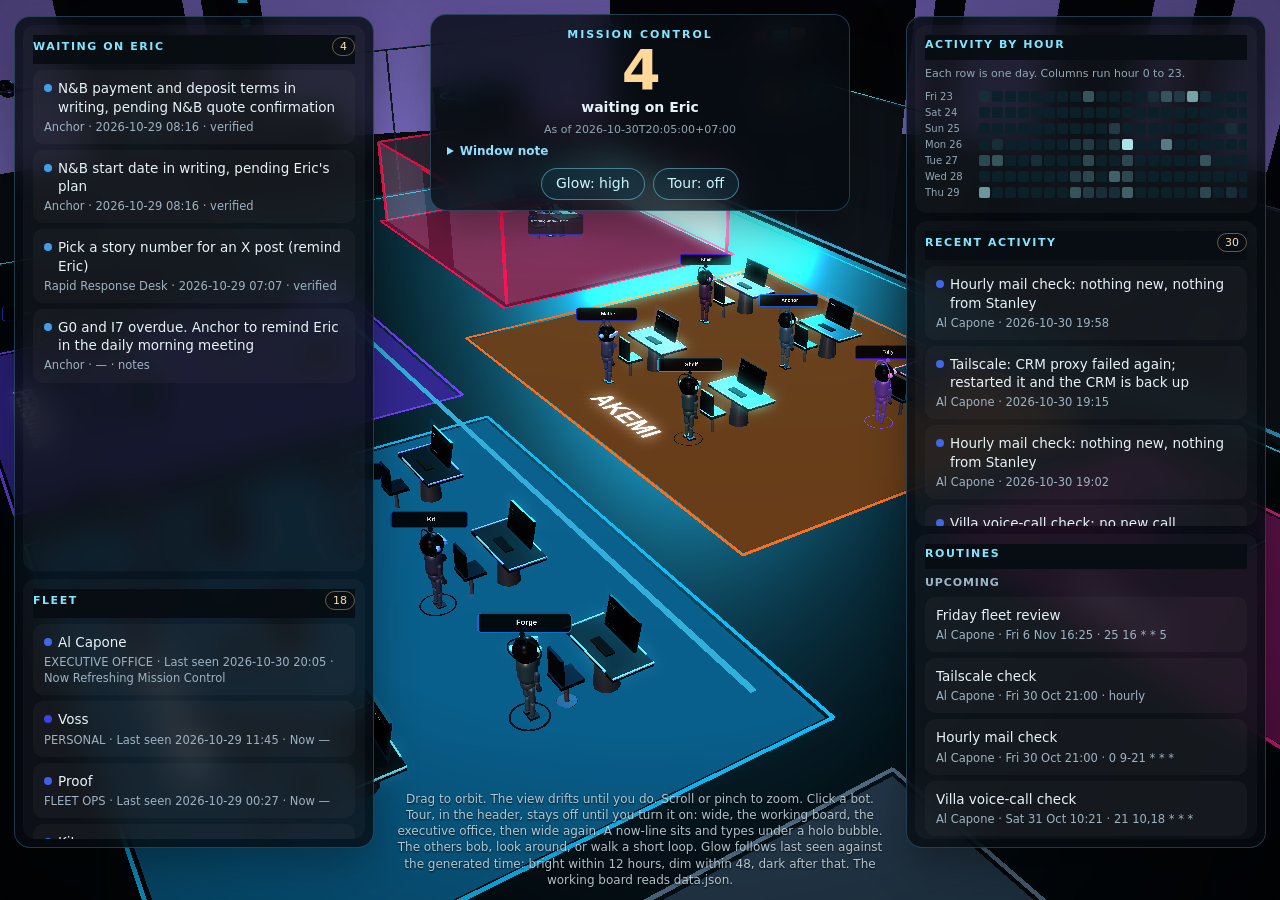
<file: mission-control-3d/index.html>
<!DOCTYPE html>
<html lang="en">
<head>
  <meta charset="utf-8">
  <meta name="viewport" content="width=device-width, initial-scale=1, viewport-fit=cover">
  <meta name="color-scheme" content="dark">
  <link rel="icon" href="data:image/svg+xml,%3Csvg xmlns='http://www.w3.org/2000/svg' viewBox='0 0 32 32'%3E%3Crect fill='%2307090d' width='32' height='32'/%3E%3Ccircle fill='%237ee7ff' cx='16' cy='16' r='6'/%3E%3C/svg%3E">
  <title>Mission Control</title>
  <link rel="stylesheet" href="styles.css">
</head>
<body data-sheet="floor">
  <canvas id="view" aria-label="Three-dimensional mission control office"></canvas>
  <div id="hud">
    <div class="stat" id="stat"></div>
    <aside class="panel panel-left" aria-label="Waiting on Eric and the fleet">
      <section class="block grow" id="waiting"></section>
      <section class="block fleet" id="fleet"></section>
    </aside>
    <aside class="panel panel-right" aria-label="Activity and routines">
      <section class="block heat-block" id="heatmap"></section>
      <section class="block grow" id="timeline"></section>
      <section class="block grow" id="routines"></section>
    </aside>
    <section class="detail" id="detail" hidden aria-live="polite"></section>
    <div class="hover" id="hover" hidden></div>
    <p class="hint" id="hint"></p>
    <nav class="tabs" id="tabs" aria-label="Panels"></nav>
    <p class="banner" id="banner" hidden></p>
  </div>
  <noscript>Mission Control needs JavaScript to read the data file and draw the office.</noscript>
  <script src="loader.js"></script>
</body>
</html>
</file>
<file: mission-control-3d/styles.css>
*,
*::before,
*::after {
  box-sizing: border-box;
}

[hidden] {
  display: none !important;
}

html {
  color-scheme: dark;
}

html,
body {
  margin: 0;
  height: 100%;
  overflow: hidden;
  background: #07090d;
  color: #e7f2f8;
  font-family: "Segoe UI", system-ui, sans-serif;
  font-size: 14px;
  line-height: 1.4;
}

button,
summary {
  font: inherit;
  color: inherit;
}

button {
  cursor: pointer;
}

button:focus-visible,
summary:focus-visible {
  outline: 2px solid #7ee7ff;
  outline-offset: 2px;
}

#view {
  position: fixed;
  inset: 0;
  width: 100%;
  height: 100%;
  display: block;
  touch-action: none;
  z-index: 0;
}

#hud {
  position: fixed;
  inset: 0;
  z-index: 1;
  pointer-events: none;
}

#hud::before {
  content: "";
  position: absolute;
  inset: 0;
  pointer-events: none;
  background: radial-gradient(ellipse at center, transparent 45%, rgba(0, 0, 0, 0.38) 100%);
}

.stat,
.panel,
.detail,
.hover,
.tabs,
.banner {
  pointer-events: auto;
}

.stat,
.panel,
.detail,
.hover,
.banner {
  background: rgba(7, 12, 18, 0.8);
  border: 1px solid rgba(110, 210, 255, 0.24);
  box-shadow: 0 16px 44px rgba(0, 0, 0, 0.32);
  backdrop-filter: blur(16px);
}

.stat {
  position: absolute;
  top: 14px;
  left: 50%;
  transform: translateX(-50%);
  width: min(420px, calc(100vw - 32px));
  padding: 12px 16px 10px;
  border-radius: 16px;
  text-align: center;
  z-index: 2;
}

.stat h1 {
  margin: 0;
  font-size: 16px;
  font-weight: 650;
}

.eyebrow {
  display: block;
  font-size: 11px;
  letter-spacing: 0.18em;
  text-transform: uppercase;
  color: #7ee7ff;
}

.stat-count {
  display: block;
  margin-top: 2px;
  font-size: 56px;
  line-height: 0.92;
  font-weight: 680;
  letter-spacing: -0.04em;
  font-variant-numeric: tabular-nums;
  color: #ffd89a;
}

.stat-count.is-empty {
  color: #93a7b6;
}

.stat-label {
  display: block;
  margin-top: 2px;
  font-size: 14px;
  font-weight: 550;
  color: #e7f2f8;
}

.asof {
  display: block;
  margin-top: 4px;
  font-size: 11px;
  font-weight: 450;
  color: #93a7b6;
}

.note {
  margin-top: 6px;
  text-align: left;
}

.note summary {
  cursor: pointer;
  color: #8fdfff;
  font-size: 12px;
  font-weight: 550;
}

.note p {
  margin: 6px 0 0;
  font-size: 12px;
  font-weight: 400;
  color: #d5e2ec;
  overflow-wrap: anywhere;
}

.controls {
  display: flex;
  justify-content: center;
  flex-wrap: wrap;
  gap: 8px;
  margin-top: 8px;
}

.quality {
  display: inline-block;
  margin: 0;
  min-height: 32px;
  padding: 4px 14px;
  border-radius: 999px;
  border: 1px solid rgba(126, 231, 255, 0.45);
  background: rgba(18, 48, 62, 0.55);
  color: #c8f6ff;
}

.quality[aria-pressed="true"] {
  color: #9eb0be;
  border-color: rgba(160, 180, 196, 0.45);
  background: rgba(255, 255, 255, 0.04);
}

.tour[aria-pressed="true"] {
  color: #ffe1a8;
  border-color: rgba(255, 209, 140, 0.7);
  background: rgba(72, 48, 16, 0.55);
}

.panel {
  position: absolute;
  top: 16px;
  bottom: 52px;
  width: min(360px, 30vw);
  display: flex;
  flex-direction: column;
  gap: 8px;
  padding: 8px;
  border-radius: 16px;
  z-index: 2;
}

.panel-left {
  left: 14px;
}

.panel-right {
  right: 14px;
}

.block {
  min-height: 0;
  overflow: auto;
  border-radius: 12px;
  padding: 10px 10px 12px;
  background: rgba(255, 255, 255, 0.03);
}

.block.grow {
  flex: 1;
}

.block.fleet {
  flex: 0 0 32%;
}

.heat-block {
  flex: 0 0 auto;
  max-height: 188px;
}

.block-title {
  display: flex;
  align-items: center;
  justify-content: space-between;
  gap: 8px;
  position: sticky;
  top: 0;
  z-index: 1;
  margin: -2px 0 8px;
  padding: 2px 0 8px;
  background: rgba(8, 13, 19, 0.94);
}

.block-title h2,
.detail h2,
.subhead {
  margin: 0;
  font-size: 11px;
  letter-spacing: 0.14em;
  text-transform: uppercase;
  font-weight: 680;
  color: #7ee7ff;
}

.subhead {
  margin: 12px 0 6px;
  color: #9fb6c6;
  letter-spacing: 0.08em;
}

.block .subhead:first-of-type {
  margin-top: 0;
}

.pill {
  font-size: 11px;
  color: #ffe1a8;
  border: 1px solid rgba(255, 209, 140, 0.4);
  border-radius: 999px;
  padding: 1px 7px;
  font-variant-numeric: tabular-nums;
}

.item {
  display: flex;
  flex-direction: column;
  align-items: stretch;
  gap: 3px;
  width: 100%;
  margin: 0 0 6px;
  padding: 8px 10px;
  text-align: left;
  color: #e7f2f8;
  background: rgba(255, 255, 255, 0.03);
  border: 1px solid transparent;
  border-radius: 10px;
}

.item:hover,
.item.is-on {
  border-color: rgba(120, 220, 255, 0.5);
  background: rgba(80, 200, 255, 0.09);
}

.item-title {
  display: flex;
  align-items: flex-start;
  gap: 6px;
  font-size: 13.5px;
  line-height: 1.35;
  overflow-wrap: anywhere;
}

.item-meta {
  font-size: 11.5px;
  color: #9eb2c2;
  overflow-wrap: anywhere;
}

.dot {
  flex: 0 0 auto;
  width: 8px;
  height: 8px;
  margin-top: 5px;
  border-radius: 50%;
}

.empty,
.heat-caption,
.legend {
  margin: 0 0 8px;
  color: #93a7b6;
  font-size: 13px;
}

.heat-caption {
  font-size: 11px;
}

.heat-scroll {
  overflow-x: auto;
  padding-bottom: 4px;
}

.heat-row {
  display: grid;
  gap: 2px;
  align-items: center;
  margin-bottom: 2px;
}

.day {
  font-size: 10px;
  color: #93a7b6;
  white-space: nowrap;
  overflow: hidden;
}

.cell {
  width: 11px;
  height: 11px;
  border-radius: 2px;
}

.cell.is-empty {
  background: transparent;
  box-shadow: inset 0 0 0 1px rgba(150, 180, 200, 0.28);
}

.peak {
  margin: 6px 0 0;
  font-size: 11px;
  color: #9eb2c2;
}

.detail {
  position: absolute;
  left: 50%;
  bottom: 58px;
  transform: translateX(-50%);
  width: min(480px, calc(100vw - 780px));
  max-height: min(46vh, 440px);
  overflow: auto;
  padding: 12px 14px 14px;
  border-radius: 16px;
  z-index: 3;
}

.detail-head {
  display: flex;
  align-items: flex-start;
  justify-content: space-between;
  gap: 12px;
}

.detail h2 {
  letter-spacing: 0.04em;
  text-transform: none;
  font-size: 18px;
  color: #f4fbff;
}

.close {
  background: transparent;
  border: 1px solid rgba(140, 220, 255, 0.35);
  border-radius: 8px;
  padding: 4px 8px;
  color: #d5e8f2;
}

.kv {
  display: grid;
  grid-template-columns: 88px 1fr;
  gap: 4px 8px;
  margin: 10px 0 2px;
  font-size: 13px;
}

.kv dt {
  margin: 0;
  color: #93a7b6;
}

.kv dd {
  margin: 0;
  overflow-wrap: anywhere;
}

.hint {
  position: absolute;
  left: 50%;
  bottom: 12px;
  transform: translateX(-50%);
  width: min(560px, calc(100vw - 780px));
  margin: 0;
  text-align: center;
  color: rgba(214, 230, 240, 0.82);
  font-size: 12px;
  line-height: 1.35;
  text-shadow: 0 1px 2px rgba(0, 0, 0, 0.85);
  pointer-events: none;
  z-index: 2;
}

body.has-selection .hint {
  visibility: hidden;
}

.hover {
  position: absolute;
  max-width: 280px;
  padding: 8px 10px;
  border-radius: 10px;
  z-index: 4;
}

.hover strong,
.hover span {
  display: block;
}

.hover span {
  color: #c5d6e2;
  font-size: 12px;
}

.tabs {
  display: none;
}

.banner {
  position: absolute;
  top: 50%;
  left: 50%;
  transform: translate(-50%, -50%);
  width: min(380px, calc(100vw - 32px));
  margin: 0;
  padding: 14px 16px;
  border-radius: 12px;
  z-index: 5;
}

.block::-webkit-scrollbar,
.detail::-webkit-scrollbar,
.heat-scroll::-webkit-scrollbar {
  width: 8px;
  height: 8px;
}

.block::-webkit-scrollbar-thumb,
.detail::-webkit-scrollbar-thumb,
.heat-scroll::-webkit-scrollbar-thumb {
  background: rgba(120, 200, 220, 0.35);
  border-radius: 8px;
}

@media (max-width: 1100px) {
  .stat {
    top: 8px;
    padding: 8px 12px;
  }

  .stat-count {
    font-size: 34px;
  }

  .panel {
    display: none;
    left: 10px;
    right: 10px;
    top: auto;
    bottom: calc(64px + env(safe-area-inset-bottom));
    width: auto;
    height: min(48vh, 460px);
  }

  body[data-sheet="waiting"] .panel-left,
  body[data-sheet="fleet"] .panel-left,
  body[data-sheet="activity"] .panel-right,
  body[data-sheet="routines"] .panel-right {
    display: flex;
  }

  body[data-sheet="waiting"] #fleet,
  body[data-sheet="fleet"] #waiting,
  body[data-sheet="routines"] #heatmap,
  body[data-sheet="routines"] #timeline,
  body[data-sheet="activity"] #routines {
    display: none;
  }

  .detail {
    left: 10px;
    right: 10px;
    bottom: calc(64px + env(safe-area-inset-bottom));
    width: auto;
    transform: none;
    max-height: 46vh;
  }

  body:not([data-sheet="floor"]) .detail {
    display: none !important;
  }

  .hint {
    left: 10px;
    right: 10px;
    bottom: calc(58px + env(safe-area-inset-bottom));
    width: auto;
    transform: none;
    font-size: 11px;
  }

  .tabs {
    display: flex;
    position: absolute;
    left: 0;
    right: 0;
    bottom: 0;
    z-index: 4;
    min-height: calc(52px + env(safe-area-inset-bottom));
    padding: 0 2px env(safe-area-inset-bottom);
    background: rgba(5, 8, 12, 0.94);
    border-top: 1px solid rgba(120, 220, 255, 0.22);
  }

  .tabs button {
    flex: 1;
    min-height: 48px;
    border: 0;
    background: transparent;
    color: #93a7b6;
    font-size: 11px;
    letter-spacing: 0.02em;
  }

  .tabs button.is-on {
    color: #9aefff;
  }
}

@media (prefers-reduced-motion: reduce) {
  .detail,
  .hover,
  .panel {
    backdrop-filter: none;
  }
}
</file>
